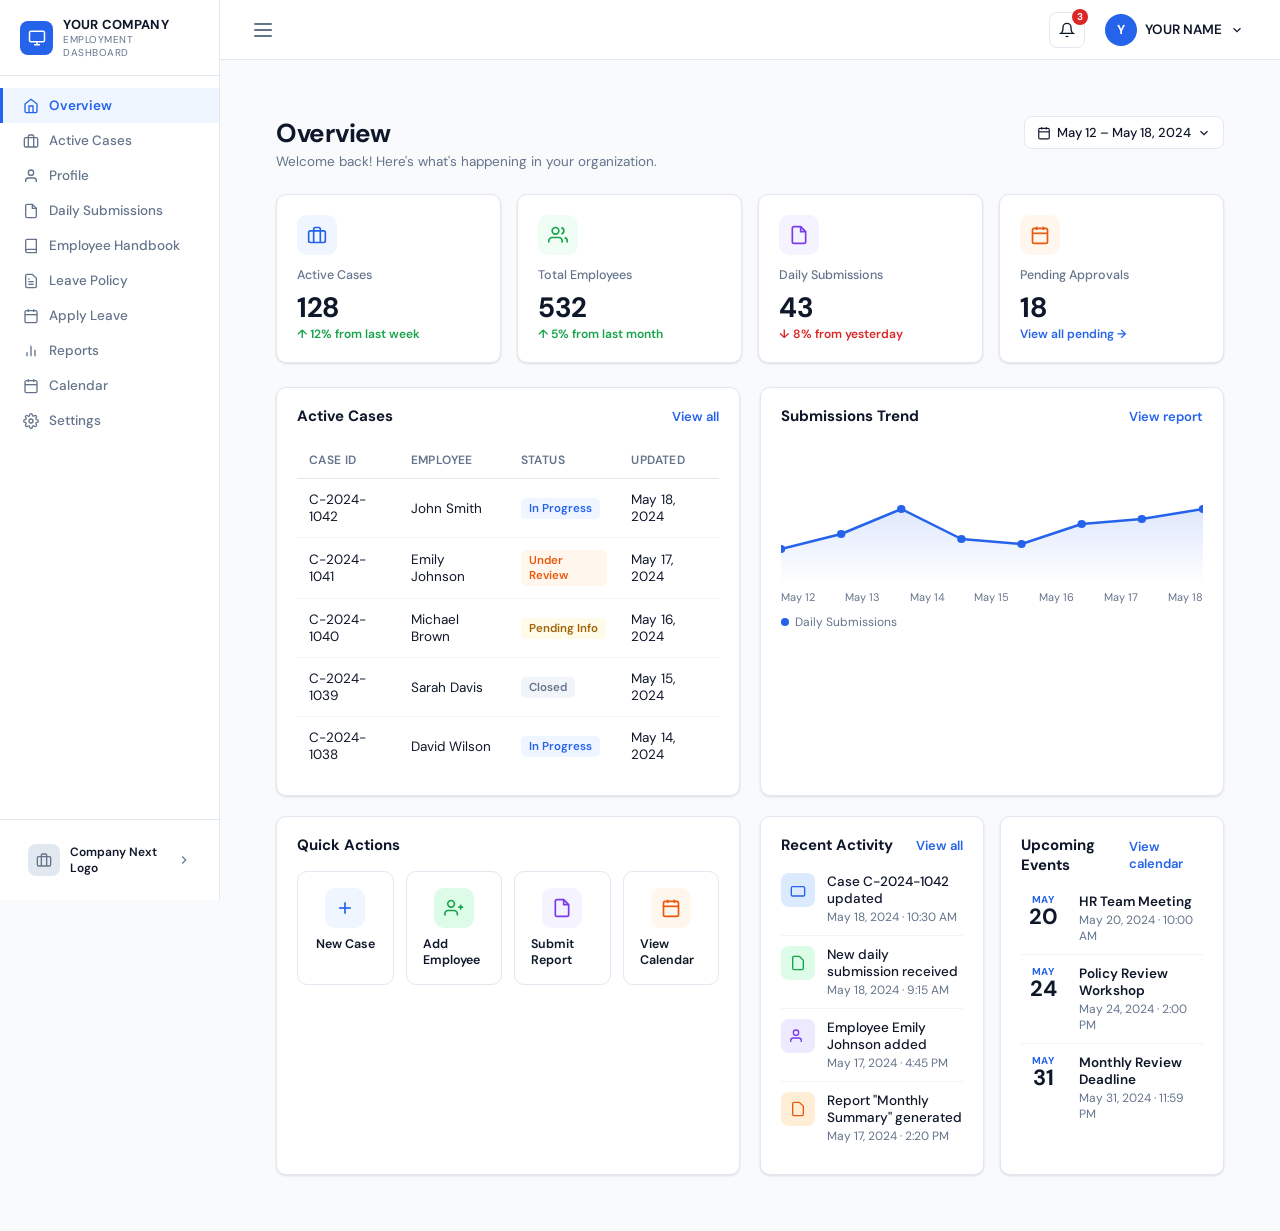
<file: index.html>
<!DOCTYPE html>
<html lang="en">
<head>
<meta charset="UTF-8">
<meta name="viewport" content="width=device-width, initial-scale=1.0">
<title>Employment Dashboard</title>
<link href="https://fonts.googleapis.com/css2?family=DM+Sans:wght@300;400;500;600;700&family=DM+Mono:wght@400;500&display=swap" rel="stylesheet">
<style>
  *, *::before, *::after { box-sizing: border-box; margin: 0; padding: 0; }

  :root {
    --primary: #2563eb;
    --primary-light: #eff6ff;
    --primary-dark: #1d4ed8;
    --success: #16a34a;
    --success-light: #f0fdf4;
    --warning: #d97706;
    --warning-light: #fffbeb;
    --danger: #dc2626;
    --danger-light: #fef2f2;
    --purple: #7c3aed;
    --purple-light: #f5f3ff;
    --orange: #ea580c;
    --orange-light: #fff7ed;
    --bg: #f8fafc;
    --sidebar-bg: #ffffff;
    --card: #ffffff;
    --border: #e2e8f0;
    --text: #0f172a;
    --text-muted: #64748b;
    --text-light: #94a3b8;
    --sidebar-width: 220px;
    --header-height: 60px;
    --radius: 10px;
    --shadow: 0 1px 3px rgba(0,0,0,.07), 0 1px 2px rgba(0,0,0,.05);
    --shadow-md: 0 4px 6px -1px rgba(0,0,0,.07), 0 2px 4px -1px rgba(0,0,0,.05);
    --shadow-lg: 0 10px 15px -3px rgba(0,0,0,.08), 0 4px 6px -2px rgba(0,0,0,.04);
  }

  body { font-family: 'DM Sans', sans-serif; background: var(--bg); color: var(--text); display: flex; min-height: 100vh; overflow-x: hidden; }

  /* ===== SIDEBAR ===== */
  .sidebar {
    width: var(--sidebar-width); background: var(--sidebar-bg); border-right: 1px solid var(--border);
    display: flex; flex-direction: column; position: fixed; top: 0; left: 0; height: 100vh; z-index: 100;
    transition: transform .3s ease;
  }
  .sidebar-logo { padding: 16px 20px; border-bottom: 1px solid var(--border); display: flex; align-items: center; gap: 10px; }
  .sidebar-logo-icon { width: 34px; height: 34px; background: var(--primary); border-radius: 8px; display: flex; align-items: center; justify-content: center; }
  .sidebar-logo-icon svg { color: #fff; }
  .sidebar-logo-text { display: flex; flex-direction: column; }
  .sidebar-logo-text .company { font-weight: 700; font-size: 13px; letter-spacing: .3px; color: var(--text); }
  .sidebar-logo-text .subtitle { font-size: 10px; color: var(--text-muted); text-transform: uppercase; letter-spacing: .5px; }

  .sidebar-nav { flex: 1; padding: 12px 0; overflow-y: auto; }
  .nav-item {
    display: flex; align-items: center; gap: 10px; padding: 9px 20px;
    font-size: 13.5px; font-weight: 500; color: var(--text-muted); cursor: pointer;
    transition: all .15s; border-left: 3px solid transparent; text-decoration: none;
    white-space: nowrap;
  }
  .nav-item:hover { background: var(--primary-light); color: var(--primary); }
  .nav-item.active { background: var(--primary-light); color: var(--primary); border-left-color: var(--primary); font-weight: 600; }
  .nav-item svg { flex-shrink: 0; }

  .sidebar-footer { padding: 16px 20px; border-top: 1px solid var(--border); }
  .company-next { display: flex; align-items: center; gap: 10px; cursor: pointer; padding: 8px; border-radius: 8px; transition: background .15s; }
  .company-next:hover { background: var(--border); }
  .company-next-icon { width: 32px; height: 32px; background: #e2e8f0; border-radius: 8px; display: flex; align-items: center; justify-content: center; }
  .company-next-text { font-size: 12px; font-weight: 600; color: var(--text); flex: 1; }
  .company-next svg { color: var(--text-muted); }

  /* ===== HEADER ===== */
  .main { margin-left: var(--sidebar-width); flex: 1; display: flex; flex-direction: column; min-height: 100vh; }
  .header {
    height: var(--header-height); background: #fff; border-bottom: 1px solid var(--border);
    display: flex; align-items: center; justify-content: space-between; padding: 0 28px;
    position: sticky; top: 0; z-index: 50;
  }
  .header-left { display: flex; align-items: center; gap: 14px; }
  .hamburger { cursor: pointer; padding: 6px; border-radius: 6px; transition: background .15s; display: flex; flex-direction: column; gap: 4px; }
  .hamburger:hover { background: var(--border); }
  .hamburger span { display: block; width: 18px; height: 2px; background: var(--text-muted); border-radius: 2px; }
  .header-right { display: flex; align-items: center; gap: 12px; }
  .user-badge { display: flex; align-items: center; gap: 8px; cursor: pointer; padding: 4px 8px; border-radius: 8px; transition: background .15s; }
  .user-badge:hover { background: var(--border); }
  .user-avatar { width: 32px; height: 32px; border-radius: 50%; background: var(--primary); color: #fff; display: flex; align-items: center; justify-content: center; font-size: 13px; font-weight: 700; }
  .user-name { font-size: 13.5px; font-weight: 600; }

  /* ===== PAGE CONTENT ===== */
  .page { display: none; padding: 28px; animation: fadeIn .2s ease; }
  .page.active { display: block; }
  @keyframes fadeIn { from { opacity: 0; transform: translateY(6px); } to { opacity: 1; transform: none; } }

  .page-header { display: flex; align-items: flex-start; justify-content: space-between; margin-bottom: 24px; flex-wrap: wrap; gap: 12px; }
  .page-title h1 { font-size: 26px; font-weight: 700; letter-spacing: -.3px; }
  .page-title p { font-size: 13.5px; color: var(--text-muted); margin-top: 3px; }
  .page-actions { display: flex; align-items: center; gap: 10px; flex-wrap: wrap; }

  /* ===== BUTTONS ===== */
  .btn {
    display: inline-flex; align-items: center; gap: 6px; padding: 8px 16px;
    border-radius: 8px; font-size: 13.5px; font-weight: 600; cursor: pointer; border: none;
    transition: all .15s; white-space: nowrap;
  }
  .btn-primary { background: var(--primary); color: #fff; }
  .btn-primary:hover { background: var(--primary-dark); }
  .btn-outline { background: #fff; color: var(--text); border: 1px solid var(--border); }
  .btn-outline:hover { background: var(--bg); }
  .btn-sm { padding: 6px 12px; font-size: 12.5px; }
  .btn-icon { padding: 8px; }

  /* ===== STAT CARDS ===== */
  .stats-grid { display: grid; grid-template-columns: repeat(4, 1fr); gap: 16px; margin-bottom: 24px; }
  .stat-card { background: var(--card); border: 1px solid var(--border); border-radius: var(--radius); padding: 20px; box-shadow: var(--shadow); }
  .stat-card-header { display: flex; align-items: center; justify-content: space-between; margin-bottom: 12px; }
  .stat-icon { width: 40px; height: 40px; border-radius: 10px; display: flex; align-items: center; justify-content: center; }
  .stat-icon.blue { background: var(--primary-light); color: var(--primary); }
  .stat-icon.green { background: var(--success-light); color: var(--success); }
  .stat-icon.purple { background: var(--purple-light); color: var(--purple); }
  .stat-icon.orange { background: var(--orange-light); color: var(--orange); }
  .stat-value { font-size: 28px; font-weight: 700; letter-spacing: -.5px; }
  .stat-label { font-size: 12.5px; color: var(--text-muted); margin-bottom: 6px; font-weight: 500; }
  .stat-change { font-size: 12px; font-weight: 600; display: flex; align-items: center; gap: 4px; }
  .stat-change.up { color: var(--success); }
  .stat-change.down { color: var(--danger); }
  .stat-change.neutral { color: var(--text-muted); }
  .stat-link { font-size: 12px; color: var(--primary); font-weight: 600; cursor: pointer; }

  /* ===== CARDS ===== */
  .card { background: var(--card); border: 1px solid var(--border); border-radius: var(--radius); box-shadow: var(--shadow); }
  .card-header { display: flex; align-items: center; justify-content: space-between; padding: 18px 20px 0; }
  .card-title { font-size: 15px; font-weight: 700; }
  .card-link { font-size: 13px; color: var(--primary); font-weight: 600; cursor: pointer; }
  .card-body { padding: 16px 20px 20px; }

  /* ===== GRID LAYOUTS ===== */
  .grid-2 { display: grid; grid-template-columns: 1fr 1fr; gap: 20px; }
  .grid-3 { display: grid; grid-template-columns: 1fr 1fr 1fr; gap: 16px; }

  /* ===== TABLES ===== */
  table { width: 100%; border-collapse: collapse; }
  th { text-align: left; font-size: 12px; font-weight: 600; color: var(--text-muted); padding: 10px 12px; border-bottom: 1px solid var(--border); text-transform: uppercase; letter-spacing: .4px; }
  td { padding: 12px 12px; font-size: 13.5px; border-bottom: 1px solid #f1f5f9; vertical-align: middle; }
  tr:last-child td { border-bottom: none; }
  tr:hover td { background: #f8fafc; }

  /* ===== BADGES ===== */
  .badge { display: inline-flex; align-items: center; padding: 3px 8px; border-radius: 5px; font-size: 11.5px; font-weight: 600; }
  .badge-blue { background: var(--primary-light); color: var(--primary); }
  .badge-green { background: var(--success-light); color: var(--success); }
  .badge-orange { background: var(--orange-light); color: var(--orange); }
  .badge-red { background: var(--danger-light); color: var(--danger); }
  .badge-purple { background: var(--purple-light); color: var(--purple); }
  .badge-gray { background: #f1f5f9; color: var(--text-muted); }
  .badge-yellow { background: #fefce8; color: #a16207; }

  /* ===== STATUS DOTS ===== */
  .status-dot { width: 7px; height: 7px; border-radius: 50%; display: inline-block; margin-right: 6px; }
  .dot-green { background: var(--success); }
  .dot-gray { background: #94a3b8; }
  .dot-orange { background: var(--warning); }

  /* ===== PAGINATION ===== */
  .pagination { display: flex; align-items: center; justify-content: space-between; padding: 16px 20px; border-top: 1px solid var(--border); }
  .pagination-info { font-size: 13px; color: var(--text-muted); }
  .pagination-controls { display: flex; align-items: center; gap: 4px; }
  .page-btn { width: 32px; height: 32px; border-radius: 6px; display: flex; align-items: center; justify-content: center; cursor: pointer; font-size: 13px; font-weight: 500; border: 1px solid var(--border); background: #fff; color: var(--text-muted); transition: all .15s; }
  .page-btn:hover { background: var(--primary-light); color: var(--primary); }
  .page-btn.active { background: var(--primary); color: #fff; border-color: var(--primary); }
  .per-page-select { display: flex; align-items: center; gap: 8px; font-size: 13px; color: var(--text-muted); }
  .per-page-select select { border: 1px solid var(--border); border-radius: 6px; padding: 4px 8px; font-size: 13px; background: #fff; }

  /* ===== FILTERS ===== */
  .filters-bar { display: flex; gap: 12px; margin-bottom: 20px; flex-wrap: wrap; }
  .filter-group { display: flex; flex-direction: column; gap: 4px; }
  .filter-group label { font-size: 11.5px; font-weight: 600; color: var(--text-muted); text-transform: uppercase; letter-spacing: .4px; }
  .filter-select, .filter-input { border: 1px solid var(--border); border-radius: 8px; padding: 8px 12px; font-size: 13.5px; background: #fff; min-width: 160px; font-family: 'DM Sans', sans-serif; color: var(--text); }
  .filter-select:focus, .filter-input:focus { outline: none; border-color: var(--primary); box-shadow: 0 0 0 3px rgba(37,99,235,.1); }
  .search-wrap { position: relative; flex: 1; min-width: 200px; }
  .search-wrap input { width: 100%; padding-right: 36px; }
  .search-wrap svg { position: absolute; right: 10px; top: 50%; transform: translateY(-50%); color: var(--text-muted); pointer-events: none; }

  /* ===== TABS ===== */
  .tabs { display: flex; gap: 0; border-bottom: 1px solid var(--border); margin-bottom: 24px; }
  .tab-btn { padding: 10px 16px; font-size: 13.5px; font-weight: 500; color: var(--text-muted); cursor: pointer; border-bottom: 2px solid transparent; margin-bottom: -1px; transition: all .15s; background: none; border-top: none; border-left: none; border-right: none; font-family: inherit; }
  .tab-btn:hover { color: var(--text); }
  .tab-btn.active { color: var(--primary); border-bottom-color: var(--primary); font-weight: 600; }
  .tab-content { display: none; }
  .tab-content.active { display: block; }

  /* ===== OVERVIEW PAGE ===== */
  .overview-grid { display: grid; grid-template-columns: 1fr 1fr; gap: 20px; margin-bottom: 20px; }
  .quick-actions-grid { display: grid; grid-template-columns: repeat(4, 1fr); gap: 12px; }
  .quick-action-btn { display: flex; flex-direction: column; align-items: center; gap: 8px; padding: 16px; border-radius: var(--radius); border: 1px solid var(--border); cursor: pointer; background: #fff; transition: all .15s; font-size: 12.5px; font-weight: 600; color: var(--text); }
  .quick-action-btn:hover { border-color: var(--primary); background: var(--primary-light); color: var(--primary); }
  .quick-action-icon { width: 40px; height: 40px; border-radius: 10px; display: flex; align-items: center; justify-content: center; }

  /* Activity */
  .activity-item { display: flex; align-items: flex-start; gap: 12px; padding: 10px 0; border-bottom: 1px solid #f1f5f9; }
  .activity-item:last-child { border-bottom: none; }
  .activity-icon { width: 34px; height: 34px; border-radius: 8px; display: flex; align-items: center; justify-content: center; flex-shrink: 0; }
  .activity-text { font-size: 13.5px; font-weight: 500; }
  .activity-time { font-size: 12px; color: var(--text-muted); margin-top: 2px; }

  /* Event items */
  .event-item { display: flex; gap: 14px; padding: 10px 0; border-bottom: 1px solid #f1f5f9; align-items: flex-start; }
  .event-item:last-child { border-bottom: none; }
  .event-date { width: 44px; text-align: center; flex-shrink: 0; }
  .event-month { font-size: 10px; font-weight: 700; text-transform: uppercase; color: var(--primary); letter-spacing: .5px; }
  .event-day { font-size: 22px; font-weight: 700; color: var(--text); line-height: 1; }
  .event-title { font-size: 13.5px; font-weight: 600; }
  .event-time { font-size: 12px; color: var(--text-muted); margin-top: 2px; }

  /* Chart placeholder */
  .chart-area { position: relative; height: 130px; margin-top: 12px; }
  .chart-area svg { width: 100%; height: 100%; }

  /* ===== ACTIVE CASES ===== */
  .link-text { color: var(--primary); font-weight: 500; cursor: pointer; }
  .link-text:hover { text-decoration: underline; }
  .action-menu-btn { width: 28px; height: 28px; border-radius: 6px; display: flex; align-items: center; justify-content: center; cursor: pointer; border: none; background: none; color: var(--text-muted); transition: background .15s; }
  .action-menu-btn:hover { background: var(--border); }

  /* ===== PROFILE PAGE ===== */
  .profile-layout { display: grid; grid-template-columns: 280px 1fr; gap: 24px; }
  .profile-card { background: var(--card); border: 1px solid var(--border); border-radius: var(--radius); box-shadow: var(--shadow); padding: 24px; }
  .profile-avatar-wrap { text-align: center; margin-bottom: 16px; position: relative; display: inline-block; }
  .profile-avatar-img { width: 88px; height: 88px; border-radius: 50%; background: linear-gradient(135deg, #667eea 0%, #764ba2 100%); display: flex; align-items: center; justify-content: center; font-size: 32px; font-weight: 700; color: #fff; margin: 0 auto 12px; }
  .profile-avatar-edit { position: absolute; bottom: 12px; right: -2px; width: 26px; height: 26px; background: var(--primary); border-radius: 50%; display: flex; align-items: center; justify-content: center; cursor: pointer; }
  .profile-name { font-size: 17px; font-weight: 700; text-align: center; }
  .profile-role { font-size: 13px; color: var(--text-muted); text-align: center; margin-bottom: 8px; }
  .profile-dept { text-align: center; margin-bottom: 16px; }
  .profile-info-list { display: flex; flex-direction: column; gap: 8px; }
  .profile-info-item { display: flex; align-items: center; gap: 8px; font-size: 13px; color: var(--text-muted); }
  .profile-info-item strong { color: var(--text); }
  .section-title { font-size: 15px; font-weight: 700; margin-bottom: 16px; display: flex; align-items: center; justify-content: space-between; }
  .info-grid { display: grid; grid-template-columns: repeat(3, 1fr); gap: 16px; margin-bottom: 24px; }
  .info-item label { font-size: 11.5px; color: var(--text-muted); font-weight: 500; text-transform: uppercase; letter-spacing: .4px; display: flex; align-items: center; gap: 5px; }
  .info-item p { font-size: 14px; font-weight: 600; margin-top: 4px; }
  .password-section { padding: 20px; }
  .form-group { margin-bottom: 14px; }
  .form-group label { display: block; font-size: 12.5px; font-weight: 600; color: var(--text-muted); margin-bottom: 6px; }
  .form-input { width: 100%; border: 1px solid var(--border); border-radius: 8px; padding: 9px 12px; font-size: 13.5px; font-family: inherit; color: var(--text); transition: border .15s; position: relative; }
  .form-input:focus { outline: none; border-color: var(--primary); box-shadow: 0 0 0 3px rgba(37,99,235,.08); }
  .input-wrap { position: relative; }
  .input-wrap .toggle-pw { position: absolute; right: 10px; top: 50%; transform: translateY(-50%); cursor: pointer; color: var(--text-muted); background: none; border: none; }
  .docs-list { display: flex; gap: 12px; flex-wrap: wrap; }
  .doc-item { display: flex; align-items: center; gap: 8px; padding: 10px 14px; border: 1px solid var(--border); border-radius: 8px; font-size: 13px; background: #fff; min-width: 160px; }
  .doc-item-info { flex: 1; }
  .doc-item-name { font-weight: 600; font-size: 13px; }
  .doc-item-size { font-size: 11.5px; color: var(--text-muted); }
  .doc-icon { width: 32px; height: 32px; border-radius: 7px; display: flex; align-items: center; justify-content: center; flex-shrink: 0; }

  /* ===== CALENDAR PAGE ===== */
  .calendar-layout { display: grid; grid-template-columns: 1fr 280px; gap: 20px; }
  .calendar-header { display: flex; align-items: center; justify-content: space-between; margin-bottom: 4px; }
  .cal-days { display: grid; grid-template-columns: 60px repeat(7, 1fr); border-top: 1px solid var(--border); }
  .cal-day-header { padding: 8px 6px; font-size: 12px; font-weight: 600; color: var(--text-muted); text-align: center; border-bottom: 1px solid var(--border); }
  .cal-day-header.today { color: var(--primary); }
  .cal-day-num { font-size: 13px; font-weight: 700; }
  .cal-day-name { font-size: 11px; }
  .cal-allday { grid-column: 2/-1; display: grid; grid-template-columns: repeat(7, 1fr); padding: 4px 0; border-bottom: 1px solid var(--border); min-height: 28px; }
  .cal-allday-label { display: flex; align-items: center; font-size: 11px; color: var(--text-muted); padding: 0 8px; }
  .allday-event { padding: 2px 8px; border-radius: 4px; font-size: 11px; font-weight: 600; margin: 2px; }
  .allday-green { background: #dcfce7; color: #15803d; }
  .allday-purple { background: #ede9fe; color: #6d28d9; }
  .cal-body { display: grid; grid-template-columns: 60px repeat(7, 1fr); }
  .time-labels { display: flex; flex-direction: column; }
  .time-slot-label { height: 52px; display: flex; align-items: flex-start; justify-content: flex-end; padding-right: 8px; padding-top: 2px; font-size: 11px; color: var(--text-muted); font-family: 'DM Mono', monospace; }
  .cal-col { border-left: 1px solid var(--border); position: relative; }
  .cal-slot { height: 52px; border-bottom: 1px solid #f1f5f9; }
  .cal-event {
    position: absolute; left: 4px; right: 4px; border-radius: 6px; padding: 4px 7px;
    font-size: 11.5px; font-weight: 600; cursor: pointer; overflow: hidden;
    transition: box-shadow .15s;
  }
  .cal-event:hover { box-shadow: var(--shadow-md); }
  .cal-event.blue { background: #dbeafe; color: #1d4ed8; border-left: 3px solid #3b82f6; }
  .cal-event.green { background: #dcfce7; color: #15803d; border-left: 3px solid #22c55e; }
  .cal-event.purple { background: #ede9fe; color: #6d28d9; border-left: 3px solid #8b5cf6; }
  .cal-event.orange { background: #ffedd5; color: #c2410c; border-left: 3px solid #f97316; }
  .cal-event .evt-name { font-size: 11.5px; }
  .cal-event .evt-time { font-size: 10.5px; opacity: .8; }
  .cal-legend { display: flex; gap: 16px; margin-top: 12px; flex-wrap: wrap; }
  .cal-legend-item { display: flex; align-items: center; gap: 5px; font-size: 12px; color: var(--text-muted); }
  .legend-dot { width: 8px; height: 8px; border-radius: 50%; }
  .room-item { padding: 12px; border: 1px solid var(--border); border-radius: 8px; margin-bottom: 8px; display: flex; align-items: center; gap: 12px; }
  .room-info { flex: 1; }
  .room-name { font-size: 13.5px; font-weight: 600; }
  .room-meta { font-size: 12px; color: var(--text-muted); display: flex; align-items: center; gap: 8px; margin-top: 2px; }
  .upcoming-event { padding: 10px 0; border-bottom: 1px solid #f1f5f9; }
  .upcoming-event:last-child { border-bottom: none; }
  .upcoming-event-title { font-size: 13.5px; font-weight: 600; }
  .upcoming-event-meta { font-size: 12px; color: var(--text-muted); margin-top: 2px; display: flex; align-items: center; gap: 5px; }

  /* ===== SCHEDULE FORM ===== */
  .schedule-form { margin-top: 24px; padding: 24px; background: var(--card); border: 1px solid var(--border); border-radius: var(--radius); }
  .form-row { display: grid; grid-template-columns: 1fr 1fr; gap: 16px; }
  .form-row-3 { display: grid; grid-template-columns: 1fr 1fr 1fr; gap: 16px; }
  .tag-input { display: flex; flex-wrap: wrap; gap: 6px; border: 1px solid var(--border); border-radius: 8px; padding: 6px 10px; background: #fff; min-height: 38px; }
  .tag { background: var(--primary-light); color: var(--primary); padding: 2px 8px; border-radius: 5px; font-size: 12.5px; font-weight: 600; display: flex; align-items: center; gap: 4px; }
  .tag-remove { cursor: pointer; opacity: .6; }
  .toggle-switch { display: flex; align-items: center; gap: 10px; }
  .toggle { position: relative; width: 40px; height: 22px; }
  .toggle input { opacity: 0; width: 0; height: 0; }
  .toggle-slider { position: absolute; cursor: pointer; inset: 0; background: #cbd5e1; border-radius: 22px; transition: .2s; }
  .toggle-slider:before { content: ''; position: absolute; height: 16px; width: 16px; left: 3px; bottom: 3px; background: white; border-radius: 50%; transition: .2s; }
  .toggle input:checked + .toggle-slider { background: var(--primary); }
  .toggle input:checked + .toggle-slider:before { transform: translateX(18px); }

  /* ===== LEAVE PAGE ===== */
  .leave-summary { display: grid; grid-template-columns: repeat(5, 1fr); gap: 12px; margin-bottom: 24px; }
  .leave-stat { background: var(--card); border: 1px solid var(--border); border-radius: var(--radius); padding: 16px; text-align: center; }
  .leave-stat-val { font-size: 22px; font-weight: 700; }
  .leave-stat-label { font-size: 12px; color: var(--text-muted); margin-top: 4px; font-weight: 500; }

  /* ===== MODAL ===== */
  .modal-overlay { display: none; position: fixed; inset: 0; background: rgba(0,0,0,.35); z-index: 1000; align-items: center; justify-content: center; padding: 20px; }
  .modal-overlay.open { display: flex; }
  .modal { background: #fff; border-radius: 14px; width: 100%; max-width: 540px; box-shadow: var(--shadow-lg); animation: slideUp .2s ease; }
  @keyframes slideUp { from { transform: translateY(20px); opacity: 0; } to { transform: none; opacity: 1; } }
  .modal-header { padding: 20px 24px 16px; border-bottom: 1px solid var(--border); display: flex; align-items: center; justify-content: space-between; }
  .modal-title { font-size: 17px; font-weight: 700; }
  .modal-close { width: 30px; height: 30px; border-radius: 8px; display: flex; align-items: center; justify-content: center; cursor: pointer; border: none; background: none; color: var(--text-muted); font-size: 18px; transition: background .15s; }
  .modal-close:hover { background: var(--border); }
  .modal-body { padding: 20px 24px; }
  .modal-footer { padding: 16px 24px; border-top: 1px solid var(--border); display: flex; justify-content: flex-end; gap: 10px; }
  .leave-balance-row { display: grid; grid-template-columns: 1fr 1fr; gap: 12px; margin-bottom: 20px; }
  .leave-balance-card { border: 1px solid var(--border); border-radius: 8px; padding: 14px; display: flex; align-items: center; gap: 12px; }
  .leave-balance-val { font-size: 22px; font-weight: 700; }
  .leave-balance-label { font-size: 12px; color: var(--text-muted); }

  /* ===== DAILY SUBMISSIONS ===== */
  .dropzone { border: 2px dashed var(--border); border-radius: 10px; padding: 32px; text-align: center; cursor: pointer; transition: all .15s; background: #fff; }
  .dropzone:hover, .dropzone.drag-over { border-color: var(--primary); background: var(--primary-light); }
  .dropzone svg { color: var(--text-muted); margin-bottom: 8px; }
  .dropzone p { font-size: 13.5px; color: var(--text-muted); }
  .dropzone .browse { color: var(--primary); font-weight: 600; cursor: pointer; }
  .pipeline-stages { display: flex; align-items: center; gap: 0; margin-top: 12px; }
  .pipeline-stage { flex: 1; text-align: center; font-size: 11px; font-weight: 600; color: var(--text-muted); padding: 4px 6px; background: #f1f5f9; border-right: 1px solid var(--border); position: relative; }
  .pipeline-stage:first-child { border-radius: 4px 0 0 4px; }
  .pipeline-stage:last-child { border-radius: 0 4px 4px 0; border-right: none; }
  .pipeline-stage.filled { background: var(--primary-light); color: var(--primary); }
  .stage-count { font-size: 14px; font-weight: 700; color: var(--primary); }
  .legend-row { display: flex; gap: 20px; flex-wrap: wrap; margin-top: 16px; padding: 12px; background: #f8fafc; border-radius: 8px; }
  .legend-item { display: flex; align-items: center; gap: 6px; font-size: 12px; color: var(--text-muted); }
  .legend-dot-sm { width: 8px; height: 8px; border-radius: 50%; }

  /* ===== HANDBOOK ===== */
  .handbook-welcome { background: linear-gradient(135deg, #eff6ff 0%, #f5f3ff 100%); border: 1px solid #dbeafe; border-radius: var(--radius); padding: 24px; display: flex; align-items: center; gap: 20px; margin-bottom: 24px; }
  .handbook-icon { width: 56px; height: 56px; background: var(--primary); border-radius: 12px; display: flex; align-items: center; justify-content: center; flex-shrink: 0; }
  .quick-access-grid { display: grid; grid-template-columns: repeat(4, 1fr); gap: 14px; margin-bottom: 24px; }
  .qa-card { border: 1px solid var(--border); border-radius: var(--radius); padding: 18px; background: #fff; cursor: pointer; transition: all .15s; }
  .qa-card:hover { border-color: var(--primary); box-shadow: var(--shadow-md); }
  .qa-icon { width: 40px; height: 40px; border-radius: 10px; display: flex; align-items: center; justify-content: center; margin-bottom: 12px; }
  .qa-title { font-size: 14px; font-weight: 700; margin-bottom: 4px; }
  .qa-desc { font-size: 12.5px; color: var(--text-muted); margin-bottom: 10px; }
  .qa-link { font-size: 12.5px; color: var(--primary); font-weight: 600; display: flex; align-items: center; gap: 4px; }

  /* ===== TOAST ===== */
  .toast-container { position: fixed; top: 20px; right: 20px; z-index: 9999; display: flex; flex-direction: column; gap: 8px; }
  .toast { background: #fff; border: 1px solid var(--border); border-radius: 10px; padding: 12px 16px; display: flex; align-items: center; gap: 10px; box-shadow: var(--shadow-lg); animation: slideIn .3s ease; min-width: 280px; }
  @keyframes slideIn { from { transform: translateX(100px); opacity: 0; } to { transform: none; opacity: 1; } }
  .toast.success { border-left: 3px solid var(--success); }
  .toast.error { border-left: 3px solid var(--danger); }
  .toast.info { border-left: 3px solid var(--primary); }
  .toast-msg { font-size: 13.5px; font-weight: 500; flex: 1; }

  /* ===== EMPLOYEE TABLE ===== */
  .employee-avatar { width: 34px; height: 34px; border-radius: 50%; background: linear-gradient(135deg, #667eea, #764ba2); display: flex; align-items: center; justify-content: center; font-size: 12px; font-weight: 700; color: #fff; flex-shrink: 0; }
  .employee-info { display: flex; align-items: center; gap: 10px; }
  .employee-name { font-size: 13.5px; font-weight: 600; }
  .employee-id { font-size: 12px; color: var(--text-muted); }

  .review-btn-wrap { position: relative; display: inline-flex; }
  .review-dropdown { display: none; position: absolute; top: 100%; right: 0; background: #fff; border: 1px solid var(--border); border-radius: 8px; box-shadow: var(--shadow-lg); z-index: 200; min-width: 160px; padding: 4px 0; }
  .review-dropdown.open { display: block; }
  .review-dd-item { display: flex; align-items: center; gap: 8px; padding: 9px 14px; font-size: 13px; font-weight: 500; cursor: pointer; color: var(--text); transition: background .15s; }
  .review-dd-item:hover { background: var(--bg); }

  /* ===== NOTIFICATION BADGE ===== */
  .notif-btn { width: 36px; height: 36px; border-radius: 8px; border: 1px solid var(--border); background: #fff; display: flex; align-items: center; justify-content: center; cursor: pointer; position: relative; }
  .notif-badge { position: absolute; top: -4px; right: -4px; width: 16px; height: 16px; background: var(--danger); border-radius: 50%; font-size: 10px; font-weight: 700; color: #fff; display: flex; align-items: center; justify-content: center; }

  /* ===== DATE RANGE PICKER ===== */
  .date-btn { display: flex; align-items: center; gap: 6px; padding: 7px 12px; border: 1px solid var(--border); border-radius: 8px; background: #fff; font-size: 13px; font-weight: 500; cursor: pointer; }
  .date-btn:hover { background: var(--bg); }

  /* ===== REPORT TABLE ===== */
  .requirements-link { color: var(--primary); font-weight: 500; cursor: pointer; text-decoration: none; }
  .requirements-link:hover { text-decoration: underline; }

  @media (max-width: 1100px) {
    .stats-grid { grid-template-columns: repeat(2, 1fr); }
    .info-grid { grid-template-columns: repeat(2, 1fr); }
    .quick-access-grid { grid-template-columns: repeat(2, 1fr); }
    .leave-summary { grid-template-columns: repeat(3, 1fr); }
  }
  @media (max-width: 900px) {
    :root { --sidebar-width: 0px; }
    .sidebar { transform: translateX(-220px); width: 220px; }
    .sidebar.open { transform: translateX(0); }
    .main { margin-left: 0; }
    .profile-layout { grid-template-columns: 1fr; }
    .calendar-layout { grid-template-columns: 1fr; }
    .overview-grid { grid-template-columns: 1fr; }
    .grid-2 { grid-template-columns: 1fr; }
  }
</style>
</head>
<body>

<!-- SIDEBAR -->
<aside class="sidebar" id="sidebar">
  <div class="sidebar-logo">
    <div class="sidebar-logo-icon">
      <svg width="18" height="18" fill="none" stroke="currentColor" stroke-width="2" viewBox="0 0 24 24"><rect x="2" y="3" width="20" height="14" rx="2"/><path d="M8 21h8M12 17v4"/></svg>
    </div>
    <div class="sidebar-logo-text">
      <span class="company">YOUR COMPANY</span>
      <span class="subtitle">Employment Dashboard</span>
    </div>
  </div>
  <nav class="sidebar-nav">
    <a class="nav-item active" data-page="overview" onclick="navigate('overview')">
      <svg width="16" height="16" fill="none" stroke="currentColor" stroke-width="2" viewBox="0 0 24 24"><path d="m3 9 9-7 9 7v11a2 2 0 0 1-2 2H5a2 2 0 0 1-2-2z"/><polyline points="9,22 9,12 15,12 15,22"/></svg>
      Overview
    </a>
    <a class="nav-item" data-page="active-cases" onclick="navigate('active-cases')">
      <svg width="16" height="16" fill="none" stroke="currentColor" stroke-width="2" viewBox="0 0 24 24"><rect x="2" y="7" width="20" height="14" rx="2"/><path d="M16 21V5a2 2 0 0 0-2-2h-4a2 2 0 0 0-2 2v16"/></svg>
      Active Cases
    </a>
    <a class="nav-item" data-page="profile" onclick="navigate('profile')">
      <svg width="16" height="16" fill="none" stroke="currentColor" stroke-width="2" viewBox="0 0 24 24"><path d="M20 21v-2a4 4 0 0 0-4-4H8a4 4 0 0 0-4 4v2"/><circle cx="12" cy="7" r="4"/></svg>
      Profile
    </a>
    <a class="nav-item" data-page="daily-submissions" onclick="navigate('daily-submissions')">
      <svg width="16" height="16" fill="none" stroke="currentColor" stroke-width="2" viewBox="0 0 24 24"><path d="M14 2H6a2 2 0 0 0-2 2v16a2 2 0 0 0 2 2h12a2 2 0 0 0 2-2V8z"/><polyline points="14,2 14,8 20,8"/></svg>
      Daily Submissions
    </a>
    <a class="nav-item" data-page="handbook" onclick="navigate('handbook')">
      <svg width="16" height="16" fill="none" stroke="currentColor" stroke-width="2" viewBox="0 0 24 24"><path d="M4 19.5A2.5 2.5 0 0 1 6.5 17H20"/><path d="M6.5 2H20v20H6.5A2.5 2.5 0 0 1 4 19.5v-15A2.5 2.5 0 0 1 6.5 2z"/></svg>
      Employee Handbook
    </a>
    <a class="nav-item" data-page="leave-policy" onclick="navigate('leave-policy')">
      <svg width="16" height="16" fill="none" stroke="currentColor" stroke-width="2" viewBox="0 0 24 24"><path d="M14 2H6a2 2 0 0 0-2 2v16a2 2 0 0 0 2 2h12a2 2 0 0 0 2-2V8z"/><line x1="16" y1="13" x2="8" y2="13"/><line x1="16" y1="17" x2="8" y2="17"/><polyline points="10,9 9,9 8,9"/></svg>
      Leave Policy
    </a>
    <a class="nav-item" data-page="apply-leave" onclick="navigate('apply-leave')">
      <svg width="16" height="16" fill="none" stroke="currentColor" stroke-width="2" viewBox="0 0 24 24"><rect x="3" y="4" width="18" height="18" rx="2" ry="2"/><line x1="16" y1="2" x2="16" y2="6"/><line x1="8" y1="2" x2="8" y2="6"/><line x1="3" y1="10" x2="21" y2="10"/></svg>
      Apply Leave
    </a>
    <a class="nav-item" data-page="reports" onclick="navigate('reports')">
      <svg width="16" height="16" fill="none" stroke="currentColor" stroke-width="2" viewBox="0 0 24 24"><line x1="18" y1="20" x2="18" y2="10"/><line x1="12" y1="20" x2="12" y2="4"/><line x1="6" y1="20" x2="6" y2="14"/></svg>
      Reports
    </a>
    <a class="nav-item" data-page="calendar" onclick="navigate('calendar')">
      <svg width="16" height="16" fill="none" stroke="currentColor" stroke-width="2" viewBox="0 0 24 24"><rect x="3" y="4" width="18" height="18" rx="2" ry="2"/><line x1="16" y1="2" x2="16" y2="6"/><line x1="8" y1="2" x2="8" y2="6"/><line x1="3" y1="10" x2="21" y2="10"/></svg>
      Calendar
    </a>
    <a class="nav-item" data-page="settings" onclick="navigate('settings')">
      <svg width="16" height="16" fill="none" stroke="currentColor" stroke-width="2" viewBox="0 0 24 24"><circle cx="12" cy="12" r="3"/><path d="M19.4 15a1.65 1.65 0 0 0 .33 1.82l.06.06a2 2 0 0 1-2.83 2.83l-.06-.06a1.65 1.65 0 0 0-1.82-.33 1.65 1.65 0 0 0-1 1.51V21a2 2 0 0 1-4 0v-.09A1.65 1.65 0 0 0 9 19.4a1.65 1.65 0 0 0-1.82.33l-.06.06a2 2 0 0 1-2.83-2.83l.06-.06A1.65 1.65 0 0 0 4.68 15a1.65 1.65 0 0 0-1.51-1H3a2 2 0 0 1 0-4h.09A1.65 1.65 0 0 0 4.6 9a1.65 1.65 0 0 0-.33-1.82l-.06-.06a2 2 0 0 1 2.83-2.83l.06.06A1.65 1.65 0 0 0 9 4.68a1.65 1.65 0 0 0 1-1.51V3a2 2 0 0 1 4 0v.09a1.65 1.65 0 0 0 1 1.51 1.65 1.65 0 0 0 1.82-.33l.06-.06a2 2 0 0 1 2.83 2.83l-.06.06A1.65 1.65 0 0 0 19.4 9a1.65 1.65 0 0 0 1.51 1H21a2 2 0 0 1 0 4h-.09a1.65 1.65 0 0 0-1.51 1z"/></svg>
      Settings
    </a>
  </nav>
  <div class="sidebar-footer">
    <div class="company-next">
      <div class="company-next-icon">
        <svg width="16" height="16" fill="none" stroke="#64748b" stroke-width="2" viewBox="0 0 24 24"><rect x="2" y="7" width="20" height="14" rx="2"/><path d="M16 21V5a2 2 0 0 0-2-2h-4a2 2 0 0 0-2 2v16"/></svg>
      </div>
      <span class="company-next-text">Company Next Logo</span>
      <svg width="14" height="14" fill="none" stroke="currentColor" stroke-width="2" viewBox="0 0 24 24"><polyline points="9,18 15,12 9,6"/></svg>
    </div>
  </div>
</aside>

<!-- MAIN -->
<div class="main">
  <!-- HEADER -->
  <header class="header">
    <div class="header-left">
      <div class="hamburger" onclick="toggleSidebar()">
        <span></span><span></span><span></span>
      </div>
    </div>
    <div class="header-right">
      <div class="notif-btn" onclick="showToast('You have 3 new notifications', 'info')">
        <svg width="16" height="16" fill="none" stroke="currentColor" stroke-width="2" viewBox="0 0 24 24"><path d="M18 8A6 6 0 0 0 6 8c0 7-3 9-3 9h18s-3-2-3-9"/><path d="M13.73 21a2 2 0 0 1-3.46 0"/></svg>
        <span class="notif-badge">3</span>
      </div>
      <div class="user-badge">
        <div class="user-avatar">Y</div>
        <span class="user-name">YOUR NAME</span>
        <svg width="14" height="14" fill="none" stroke="currentColor" stroke-width="2" viewBox="0 0 24 24"><polyline points="6,9 12,15 18,9"/></svg>
      </div>
    </div>
  </header>

  <!-- ===== OVERVIEW PAGE ===== -->
  <div class="page active" id="page-overview">
    <div style="padding:28px">
      <div class="page-header">
        <div class="page-title">
          <h1>Overview</h1>
          <p>Welcome back! Here's what's happening in your organization.</p>
        </div>
        <div class="date-btn">
          <svg width="14" height="14" fill="none" stroke="currentColor" stroke-width="2" viewBox="0 0 24 24"><rect x="3" y="4" width="18" height="18" rx="2"/><line x1="16" y1="2" x2="16" y2="6"/><line x1="8" y1="2" x2="8" y2="6"/><line x1="3" y1="10" x2="21" y2="10"/></svg>
          May 12 – May 18, 2024
          <svg width="14" height="14" fill="none" stroke="currentColor" stroke-width="2" viewBox="0 0 24 24"><polyline points="6,9 12,15 18,9"/></svg>
        </div>
      </div>

      <div class="stats-grid">
        <div class="stat-card">
          <div class="stat-card-header">
            <div class="stat-icon blue"><svg width="20" height="20" fill="none" stroke="currentColor" stroke-width="2" viewBox="0 0 24 24"><rect x="2" y="7" width="20" height="14" rx="2"/><path d="M16 21V5a2 2 0 0 0-2-2h-4a2 2 0 0 0-2 2v16"/></svg></div>
          </div>
          <div class="stat-label">Active Cases</div>
          <div class="stat-value">128</div>
          <div class="stat-change up">↑ 12% from last week</div>
        </div>
        <div class="stat-card">
          <div class="stat-card-header">
            <div class="stat-icon green"><svg width="20" height="20" fill="none" stroke="currentColor" stroke-width="2" viewBox="0 0 24 24"><path d="M17 21v-2a4 4 0 0 0-4-4H5a4 4 0 0 0-4 4v2"/><circle cx="9" cy="7" r="4"/><path d="M23 21v-2a4 4 0 0 0-3-3.87"/><path d="M16 3.13a4 4 0 0 1 0 7.75"/></svg></div>
          </div>
          <div class="stat-label">Total Employees</div>
          <div class="stat-value">532</div>
          <div class="stat-change up">↑ 5% from last month</div>
        </div>
        <div class="stat-card">
          <div class="stat-card-header">
            <div class="stat-icon purple"><svg width="20" height="20" fill="none" stroke="currentColor" stroke-width="2" viewBox="0 0 24 24"><path d="M14 2H6a2 2 0 0 0-2 2v16a2 2 0 0 0 2 2h12a2 2 0 0 0 2-2V8z"/><polyline points="14,2 14,8 20,8"/></svg></div>
          </div>
          <div class="stat-label">Daily Submissions</div>
          <div class="stat-value">43</div>
          <div class="stat-change down">↓ 8% from yesterday</div>
        </div>
        <div class="stat-card">
          <div class="stat-card-header">
            <div class="stat-icon orange"><svg width="20" height="20" fill="none" stroke="currentColor" stroke-width="2" viewBox="0 0 24 24"><rect x="3" y="4" width="18" height="18" rx="2"/><line x1="16" y1="2" x2="16" y2="6"/><line x1="8" y1="2" x2="8" y2="6"/><line x1="3" y1="10" x2="21" y2="10"/></svg></div>
          </div>
          <div class="stat-label">Pending Approvals</div>
          <div class="stat-value">18</div>
          <div class="stat-link" onclick="navigate('daily-submissions')">View all pending →</div>
        </div>
      </div>

      <div class="overview-grid">
        <div class="card">
          <div class="card-header">
            <span class="card-title">Active Cases</span>
            <span class="card-link" onclick="navigate('active-cases')">View all</span>
          </div>
          <div class="card-body">
            <table>
              <thead><tr><th>Case ID</th><th>Employee</th><th>Status</th><th>Updated</th></tr></thead>
              <tbody>
                <tr><td>C-2024-1042</td><td>John Smith</td><td><span class="badge badge-blue">In Progress</span></td><td>May 18, 2024</td></tr>
                <tr><td>C-2024-1041</td><td>Emily Johnson</td><td><span class="badge badge-orange">Under Review</span></td><td>May 17, 2024</td></tr>
                <tr><td>C-2024-1040</td><td>Michael Brown</td><td><span class="badge badge-yellow">Pending Info</span></td><td>May 16, 2024</td></tr>
                <tr><td>C-2024-1039</td><td>Sarah Davis</td><td><span class="badge badge-gray">Closed</span></td><td>May 15, 2024</td></tr>
                <tr><td>C-2024-1038</td><td>David Wilson</td><td><span class="badge badge-blue">In Progress</span></td><td>May 14, 2024</td></tr>
              </tbody>
            </table>
          </div>
        </div>

        <div class="card">
          <div class="card-header">
            <span class="card-title">Submissions Trend</span>
            <span class="card-link">View report</span>
          </div>
          <div class="card-body">
            <div class="chart-area">
              <svg viewBox="0 0 400 130" preserveAspectRatio="none">
                <defs>
                  <linearGradient id="chartGrad" x1="0" y1="0" x2="0" y2="1">
                    <stop offset="0%" stop-color="#2563eb" stop-opacity=".15"/>
                    <stop offset="100%" stop-color="#2563eb" stop-opacity="0"/>
                  </linearGradient>
                </defs>
                <path d="M0,95 L57,80 L114,55 L171,85 L228,90 L285,70 L342,65 L400,55" fill="none" stroke="#2563eb" stroke-width="2.5" stroke-linejoin="round"/>
                <path d="M0,95 L57,80 L114,55 L171,85 L228,90 L285,70 L342,65 L400,55 L400,130 L0,130 Z" fill="url(#chartGrad)"/>
                <circle cx="0" cy="95" r="4" fill="#2563eb"/>
                <circle cx="57" cy="80" r="4" fill="#2563eb"/>
                <circle cx="114" cy="55" r="4" fill="#2563eb"/>
                <circle cx="171" cy="85" r="4" fill="#2563eb"/>
                <circle cx="228" cy="90" r="4" fill="#2563eb"/>
                <circle cx="285" cy="70" r="4" fill="#2563eb"/>
                <circle cx="342" cy="65" r="4" fill="#2563eb"/>
                <circle cx="400" cy="55" r="4" fill="#2563eb"/>
              </svg>
            </div>
            <div style="display:flex;justify-content:space-between;font-size:11px;color:var(--text-muted);margin-top:6px">
              <span>May 12</span><span>May 13</span><span>May 14</span><span>May 15</span><span>May 16</span><span>May 17</span><span>May 18</span>
            </div>
            <div style="display:flex;align-items:center;gap:6px;margin-top:10px;font-size:12px;color:var(--text-muted)">
              <span class="legend-dot-sm" style="width:8px;height:8px;border-radius:50%;background:var(--primary);display:inline-block"></span> Daily Submissions
            </div>
          </div>
        </div>
      </div>

      <div class="grid-2" style="margin-top:20px">
        <div class="card">
          <div class="card-header"><span class="card-title">Quick Actions</span></div>
          <div class="card-body">
            <div class="quick-actions-grid">
              <div class="quick-action-btn" onclick="navigate('active-cases')">
                <div class="quick-action-icon" style="background:var(--primary-light)"><svg width="20" height="20" fill="none" stroke="var(--primary)" stroke-width="2" viewBox="0 0 24 24"><line x1="12" y1="5" x2="12" y2="19"/><line x1="5" y1="12" x2="19" y2="12"/></svg></div>
                New Case
              </div>
              <div class="quick-action-btn" onclick="showToast('Add Employee form opened', 'success')">
                <div class="quick-action-icon" style="background:#dcfce7"><svg width="20" height="20" fill="none" stroke="var(--success)" stroke-width="2" viewBox="0 0 24 24"><path d="M16 21v-2a4 4 0 0 0-4-4H5a4 4 0 0 0-4 4v2"/><circle cx="8.5" cy="7" r="4"/><line x1="20" y1="8" x2="20" y2="14"/><line x1="23" y1="11" x2="17" y2="11"/></svg></div>
                Add Employee
              </div>
              <div class="quick-action-btn" onclick="showToast('Generating monthly report...', 'info')">
                <div class="quick-action-icon" style="background:var(--purple-light)"><svg width="20" height="20" fill="none" stroke="var(--purple)" stroke-width="2" viewBox="0 0 24 24"><path d="M14 2H6a2 2 0 0 0-2 2v16a2 2 0 0 0 2 2h12a2 2 0 0 0 2-2V8z"/><polyline points="14,2 14,8 20,8"/></svg></div>
                Submit Report
              </div>
              <div class="quick-action-btn" onclick="navigate('calendar')">
                <div class="quick-action-icon" style="background:var(--orange-light)"><svg width="20" height="20" fill="none" stroke="var(--orange)" stroke-width="2" viewBox="0 0 24 24"><rect x="3" y="4" width="18" height="18" rx="2"/><line x1="16" y1="2" x2="16" y2="6"/><line x1="8" y1="2" x2="8" y2="6"/><line x1="3" y1="10" x2="21" y2="10"/></svg></div>
                View Calendar
              </div>
            </div>
          </div>
        </div>

        <div class="grid-2" style="gap:16px">
          <div class="card">
            <div class="card-header"><span class="card-title">Recent Activity</span><span class="card-link">View all</span></div>
            <div class="card-body" style="padding-top:8px">
              <div class="activity-item">
                <div class="activity-icon" style="background:#dbeafe"><svg width="16" height="16" fill="none" stroke="#2563eb" stroke-width="2" viewBox="0 0 24 24"><rect x="2" y="7" width="20" height="14" rx="2"/></svg></div>
                <div><div class="activity-text">Case C-2024-1042 updated</div><div class="activity-time">May 18, 2024 · 10:30 AM</div></div>
              </div>
              <div class="activity-item">
                <div class="activity-icon" style="background:#dcfce7"><svg width="16" height="16" fill="none" stroke="#16a34a" stroke-width="2" viewBox="0 0 24 24"><path d="M14 2H6a2 2 0 0 0-2 2v16a2 2 0 0 0 2 2h12a2 2 0 0 0 2-2V8z"/></svg></div>
                <div><div class="activity-text">New daily submission received</div><div class="activity-time">May 18, 2024 · 9:15 AM</div></div>
              </div>
              <div class="activity-item">
                <div class="activity-icon" style="background:#ede9fe"><svg width="16" height="16" fill="none" stroke="#7c3aed" stroke-width="2" viewBox="0 0 24 24"><path d="M17 21v-2a4 4 0 0 0-4-4H5a4 4 0 0 0-4 4v2"/><circle cx="9" cy="7" r="4"/></svg></div>
                <div><div class="activity-text">Employee Emily Johnson added</div><div class="activity-time">May 17, 2024 · 4:45 PM</div></div>
              </div>
              <div class="activity-item">
                <div class="activity-icon" style="background:#ffedd5"><svg width="16" height="16" fill="none" stroke="#ea580c" stroke-width="2" viewBox="0 0 24 24"><path d="M14 2H6a2 2 0 0 0-2 2v16a2 2 0 0 0 2 2h12a2 2 0 0 0 2-2V8z"/></svg></div>
                <div><div class="activity-text">Report "Monthly Summary" generated</div><div class="activity-time">May 17, 2024 · 2:20 PM</div></div>
              </div>
            </div>
          </div>

          <div class="card">
            <div class="card-header"><span class="card-title">Upcoming Events</span><span class="card-link" onclick="navigate('calendar')">View calendar</span></div>
            <div class="card-body" style="padding-top:8px">
              <div class="event-item">
                <div class="event-date"><div class="event-month">MAY</div><div class="event-day">20</div></div>
                <div><div class="event-title">HR Team Meeting</div><div class="event-time">May 20, 2024 · 10:00 AM</div></div>
              </div>
              <div class="event-item">
                <div class="event-date"><div class="event-month">MAY</div><div class="event-day">24</div></div>
                <div><div class="event-title">Policy Review Workshop</div><div class="event-time">May 24, 2024 · 2:00 PM</div></div>
              </div>
              <div class="event-item">
                <div class="event-date"><div class="event-month">MAY</div><div class="event-day">31</div></div>
                <div><div class="event-title">Monthly Review Deadline</div><div class="event-time">May 31, 2024 · 11:59 PM</div></div>
              </div>
            </div>
          </div>
        </div>
      </div>
    </div>
  </div>

  <!-- ===== ACTIVE CASES PAGE ===== -->
  <div class="page" id="page-active-cases">
    <div style="padding:28px">
      <div class="page-header">
        <div class="page-title">
          <h1>Active Cases</h1>
          <p>Create new job openings and manage all active & inactive cases across clients.</p>
        </div>
        <div class="page-actions">
          <button class="btn btn-outline" onclick="showToast('Exporting to Excel...', 'info')">
            <svg width="14" height="14" fill="none" stroke="currentColor" stroke-width="2" viewBox="0 0 24 24"><path d="M14 2H6a2 2 0 0 0-2 2v16a2 2 0 0 0 2 2h12a2 2 0 0 0 2-2V8z"/><polyline points="14,2 14,8 20,8"/></svg>
            Export to Excel
          </button>
          <button class="btn btn-primary" onclick="openModal('addCaseModal')">
            <svg width="14" height="14" fill="none" stroke="currentColor" stroke-width="2" viewBox="0 0 24 24"><line x1="12" y1="5" x2="12" y2="19"/><line x1="5" y1="12" x2="19" y2="12"/></svg>
            Add Job Opening
          </button>
        </div>
      </div>

      <div class="filters-bar">
        <div class="filter-group"><label>Select BD</label><select class="filter-select"><option>All BD</option><option>Rahul Sharma</option><option>Priya Nair</option><option>Amit Verma</option><option>Vikram Singh</option></select></div>
        <div class="filter-group"><label>Select Requirement</label><select class="filter-select"><option>All Requirements</option></select></div>
        <div class="filter-group"><label>Status</label><select class="filter-select"><option>All Status</option><option>Active</option><option>Inactive</option></select></div>
        <div class="filter-group"><label>Case Type</label><select class="filter-select"><option>All</option></select></div>
        <div class="filter-group" style="flex:1"><label>Search</label><div class="search-wrap"><input class="filter-input" placeholder="Search by client, requirement, role..." style="width:100%"><svg width="15" height="15" fill="none" stroke="currentColor" stroke-width="2" viewBox="0 0 24 24"><circle cx="11" cy="11" r="8"/><line x1="21" y1="21" x2="16.65" y2="16.65"/></svg></div></div>
      </div>

      <div class="stats-grid" style="grid-template-columns:repeat(4,1fr)">
        <div class="stat-card"><div class="stat-icon blue" style="margin-bottom:10px"><svg width="20" height="20" fill="none" stroke="currentColor" stroke-width="2" viewBox="0 0 24 24"><rect x="2" y="7" width="20" height="14" rx="2"/></svg></div><div class="stat-label">Total Cases</div><div class="stat-value">162</div><div style="font-size:12px;color:var(--text-muted);margin-top:6px"><span style="color:var(--success);font-weight:600">● 123 Active</span> &nbsp; <span style="color:#94a3b8">● 39 Inactive</span></div></div>
        <div class="stat-card"><div class="stat-icon green" style="margin-bottom:10px"><svg width="20" height="20" fill="none" stroke="currentColor" stroke-width="2" viewBox="0 0 24 24"><rect x="2" y="7" width="20" height="14" rx="2"/></svg></div><div class="stat-label">Total Clients</div><div class="stat-value">48</div><div style="font-size:12px;color:var(--text-muted);margin-top:6px"><span style="color:var(--success);font-weight:600">● 34 Active</span> &nbsp; <span style="color:#94a3b8">● 14 Inactive</span></div></div>
        <div class="stat-card"><div class="stat-icon blue" style="margin-bottom:10px"><svg width="20" height="20" fill="none" stroke="currentColor" stroke-width="2" viewBox="0 0 24 24"><rect x="2" y="7" width="20" height="14" rx="2"/></svg></div><div class="stat-label">Active Cases</div><div class="stat-value">123</div><div style="font-size:12px;color:var(--success);font-weight:600;margin-top:6px">76% of total</div></div>
        <div class="stat-card"><div class="stat-icon orange" style="margin-bottom:10px"><svg width="20" height="20" fill="none" stroke="currentColor" stroke-width="2" viewBox="0 0 24 24"><rect x="2" y="7" width="20" height="14" rx="2"/></svg></div><div class="stat-label">Inactive Cases</div><div class="stat-value">39</div><div style="font-size:12px;color:var(--orange);font-weight:600;margin-top:6px">24% of total</div></div>
      </div>

      <div class="card">
        <div class="tabs" style="padding:0 20px;margin-bottom:0">
          <button class="tab-btn active" onclick="switchTab(this,'cases-all')">All Cases</button>
          <button class="tab-btn" onclick="switchTab(this,'cases-active')">Active Cases</button>
          <button class="tab-btn" onclick="switchTab(this,'cases-inactive')">Inactive Cases</button>
        </div>
        <div id="cases-all" class="tab-content active">
          <table>
            <thead><tr><th>#</th><th>Client Name</th><th>Requirement Name</th><th>Job Opening / Role</th><th>BD Name</th><th>Total Openings</th><th>Active Submissions</th><th>Status</th><th>Last Updated</th><th>Actions</th></tr></thead>
            <tbody id="casesTableBody"></tbody>
          </table>
          <div class="pagination">
            <div class="pagination-info">Showing 1 to 10 of 162 cases</div>
            <div style="display:flex;align-items:center;gap:16px">
              <div class="pagination-controls">
                <div class="page-btn">‹</div>
                <div class="page-btn active">1</div>
                <div class="page-btn" onclick="showToast('Page 2 loaded','info')">2</div>
                <div class="page-btn" onclick="showToast('Page 3 loaded','info')">3</div>
                <div class="page-btn">...</div>
                <div class="page-btn">17</div>
                <div class="page-btn">›</div>
              </div>
              <div class="per-page-select">
                <select><option>10 / page</option><option>25 / page</option><option>50 / page</option></select>
              </div>
            </div>
          </div>
        </div>
        <div id="cases-active" class="tab-content">
          <div style="padding:24px;text-align:center;color:var(--text-muted)">Showing active cases only (123 records)</div>
        </div>
        <div id="cases-inactive" class="tab-content">
          <div style="padding:24px;text-align:center;color:var(--text-muted)">Showing inactive cases only (39 records)</div>
        </div>
      </div>
    </div>
  </div>

  <!-- ===== PROFILE PAGE ===== -->
  <div class="page" id="page-profile">
    <div style="padding:28px">
      <div class="page-header">
        <div class="page-title"><h1>My Profile</h1><p>View and manage your personal and professional information.</p></div>
        <button class="btn btn-outline" onclick="showToast('Profile edit mode enabled','info')">
          <svg width="14" height="14" fill="none" stroke="currentColor" stroke-width="2" viewBox="0 0 24 24"><path d="M11 4H4a2 2 0 0 0-2 2v14a2 2 0 0 0 2 2h14a2 2 0 0 0 2-2v-7"/><path d="M18.5 2.5a2.121 2.121 0 0 1 3 3L12 15l-4 1 1-4 9.5-9.5z"/></svg>
          Edit Profile
        </button>
      </div>
      <div class="profile-layout">
        <div>
          <div class="profile-card" style="text-align:center;padding:24px 20px">
            <div style="position:relative;display:inline-block;margin-bottom:12px">
              <div class="profile-avatar-img">YN</div>
              <div class="profile-avatar-edit" onclick="showToast('Photo upload dialog opened','info')">
                <svg width="12" height="12" fill="none" stroke="white" stroke-width="2" viewBox="0 0 24 24"><path d="M23 19a2 2 0 0 1-2 2H3a2 2 0 0 1-2-2V8a2 2 0 0 1 2-2h4l2-3h6l2 3h4a2 2 0 0 1 2 2z"/><circle cx="12" cy="13" r="4"/></svg>
              </div>
            </div>
            <div class="profile-name">Your Name</div>
            <div class="profile-role">Senior Software Engineer</div>
            <div class="profile-dept"><span class="badge badge-blue">Engineering</span></div>
            <div class="profile-info-list" style="text-align:left;margin-top:16px">
              <div class="profile-info-item"><svg width="14" height="14" fill="none" stroke="currentColor" stroke-width="2" viewBox="0 0 24 24"><path d="M4 4h16c1.1 0 2 .9 2 2v12c0 1.1-.9 2-2 2H4c-1.1 0-2-.9-2-2V6c0-1.1.9-2 2-2z"/><polyline points="22,6 12,13 2,6"/></svg> youremail@company.com</div>
              <div class="profile-info-item"><svg width="14" height="14" fill="none" stroke="currentColor" stroke-width="2" viewBox="0 0 24 24"><path d="M22 16.92v3a2 2 0 0 1-2.18 2 19.79 19.79 0 0 1-8.63-3.07A19.5 19.5 0 0 1 4.69 13.8 19.79 19.79 0 0 1 1.65 5.18 2 2 0 0 1 3.62 3h3a2 2 0 0 1 2 1.72c.127.96.361 1.903.7 2.81a2 2 0 0 1-.45 2.11L8.09 10.91a16 16 0 0 0 6 6l1.27-1.27a2 2 0 0 1 2.11-.45c.907.339 1.85.573 2.81.7A2 2 0 0 1 22 16.92z"/></svg> +91 98765 43210</div>
              <div class="profile-info-item"><svg width="14" height="14" fill="none" stroke="currentColor" stroke-width="2" viewBox="0 0 24 24"><rect x="2" y="7" width="20" height="14" rx="2"/></svg> EMP12345</div>
              <div class="profile-info-item"><svg width="14" height="14" fill="none" stroke="currentColor" stroke-width="2" viewBox="0 0 24 24"><rect x="3" y="4" width="18" height="18" rx="2"/><line x1="16" y1="2" x2="16" y2="6"/></svg> Joined on May 15, 2022</div>
              <div class="profile-info-item"><svg width="14" height="14" fill="none" stroke="currentColor" stroke-width="2" viewBox="0 0 24 24"><path d="M21 10c0 7-9 13-9 13s-9-6-9-13a9 9 0 0 1 18 0z"/><circle cx="12" cy="10" r="3"/></svg> Bengaluru, India</div>
              <div class="profile-info-item"><svg width="14" height="14" fill="none" stroke="currentColor" stroke-width="2" viewBox="0 0 24 24"><path d="M17 21v-2a4 4 0 0 0-4-4H5a4 4 0 0 0-4 4v2"/><circle cx="9" cy="7" r="4"/></svg> Reporting to: John Smith</div>
            </div>
          </div>
          <div class="profile-card" style="margin-top:16px">
            <div class="password-section">
              <div class="section-title">Change Password</div>
              <div class="form-group"><label>Current Password</label><div class="input-wrap"><input type="password" class="form-input" placeholder="Enter current password"><button class="toggle-pw" onclick="togglePW(this)">👁</button></div></div>
              <div class="form-group"><label>New Password</label><div class="input-wrap"><input type="password" class="form-input" placeholder="Enter new password"><button class="toggle-pw" onclick="togglePW(this)">👁</button></div></div>
              <div class="form-group"><label>Confirm New Password</label><div class="input-wrap"><input type="password" class="form-input" placeholder="Confirm new password"><button class="toggle-pw" onclick="togglePW(this)">👁</button></div></div>
              <button class="btn btn-primary" style="width:100%;justify-content:center;margin-top:4px" onclick="showToast('Password updated successfully','success')">Update Password</button>
            </div>
          </div>
        </div>
        <div>
          <div class="card" style="margin-bottom:16px">
            <div class="card-body">
              <div class="section-title">Personal Information</div>
              <div class="info-grid">
                <div class="info-item"><label><svg width="13" height="13" fill="none" stroke="currentColor" stroke-width="2" viewBox="0 0 24 24"><path d="M20 21v-2a4 4 0 0 0-4-4H8a4 4 0 0 0-4 4v2"/><circle cx="12" cy="7" r="4"/></svg> Full Name</label><p>Your Name</p></div>
                <div class="info-item"><label>Current Designation</label><p>Senior Software Engineer</p></div>
                <div class="info-item"><label>Mobile Number</label><p>+91 98765 43210</p></div>
                <div class="info-item"><label>Date of Birth</label><p>May 20, 1992</p></div>
                <div class="info-item"><label>PAN Number</label><p>ABCDE1234F</p></div>
                <div class="info-item"><label>Personal Email</label><p>youremail@company.com</p></div>
                <div class="info-item"><label>Gender</label><p>Male</p></div>
                <div class="info-item"><label>Nationality</label><p>Indian</p></div>
                <div class="info-item"><label>Blood Group</label><p>O+</p></div>
              </div>
            </div>
          </div>
          <div class="card" style="margin-bottom:16px">
            <div class="card-body">
              <div class="section-title">Education <button class="btn btn-outline btn-sm" onclick="showToast('Add education form opened','info')">+ Add Education</button></div>
              <table>
                <thead><tr><th>Degree</th><th>Institution</th><th>Specialization</th><th>Year of Passing</th></tr></thead>
                <tbody>
                  <tr><td>Bachelor of Technology (B.Tech)</td><td>XYZ University</td><td>Computer Science</td><td>2014</td></tr>
                  <tr><td>Higher Secondary (12th)</td><td>ABC Senior Secondary School</td><td>Science</td><td>2010</td></tr>
                  <tr><td>Secondary (10th)</td><td>ABC Senior Secondary School</td><td>General</td><td>2008</td></tr>
                </tbody>
              </table>
            </div>
          </div>
          <div class="card" style="margin-bottom:16px">
            <div class="card-body">
              <div class="section-title">Employment Information</div>
              <div class="info-grid" style="grid-template-columns:repeat(4,1fr)">
                <div class="info-item"><label>Employee ID</label><p>EMP12345</p></div>
                <div class="info-item"><label>Department</label><p>Engineering</p></div>
                <div class="info-item"><label>Employment Type</label><p>Full-time</p></div>
                <div class="info-item"><label>Work Location</label><p>Bengaluru, India</p></div>
                <div class="info-item"><label>Date of Joining</label><p>May 15, 2022</p></div>
                <div class="info-item"><label>Experience (Total)</label><p>2.3 Years</p></div>
                <div class="info-item"><label>Notice Period</label><p>30 Days</p></div>
                <div class="info-item"><label>Reporting Manager</label><p>John Smith</p></div>
              </div>
            </div>
          </div>
          <div class="card">
            <div class="card-body">
              <div class="section-title">Documents <button class="btn btn-outline btn-sm" onclick="showToast('Document list opened','info')">View All</button></div>
              <div class="docs-list">
                <div class="doc-item"><div class="doc-icon" style="background:#dbeafe"><svg width="16" height="16" fill="none" stroke="#2563eb" stroke-width="2" viewBox="0 0 24 24"><path d="M14 2H6a2 2 0 0 0-2 2v16a2 2 0 0 0 2 2h12a2 2 0 0 0 2-2V8z"/><polyline points="14,2 14,8 20,8"/></svg></div><div class="doc-item-info"><div class="doc-item-name">Resume</div><div class="doc-item-size">PDF · 456 KB</div></div><svg width="16" height="16" fill="none" stroke="var(--primary)" stroke-width="2" viewBox="0 0 24 24" style="cursor:pointer" onclick="showToast('Downloading resume...','info')"><path d="M21 15v4a2 2 0 0 1-2 2H5a2 2 0 0 1-2-2v-4"/><polyline points="7,10 12,15 17,10"/><line x1="12" y1="15" x2="12" y2="3"/></svg></div>
                <div class="doc-item"><div class="doc-icon" style="background:#fee2e2"><svg width="16" height="16" fill="none" stroke="#dc2626" stroke-width="2" viewBox="0 0 24 24"><rect x="2" y="3" width="20" height="14" rx="2"/></svg></div><div class="doc-item-info"><div class="doc-item-name">PAN Card</div><div class="doc-item-size">JPG · 245 KB</div></div><svg width="16" height="16" fill="none" stroke="var(--primary)" stroke-width="2" viewBox="0 0 24 24" style="cursor:pointer" onclick="showToast('Downloading PAN card...','info')"><path d="M21 15v4a2 2 0 0 1-2 2H5a2 2 0 0 1-2-2v-4"/><polyline points="7,10 12,15 17,10"/><line x1="12" y1="15" x2="12" y2="3"/></svg></div>
                <div class="doc-item"><div class="doc-icon" style="background:#fef9c3"><svg width="16" height="16" fill="none" stroke="#a16207" stroke-width="2" viewBox="0 0 24 24"><rect x="2" y="3" width="20" height="14" rx="2"/></svg></div><div class="doc-item-info"><div class="doc-item-name">Aadhaar Card</div><div class="doc-item-size">PDF · 512 KB</div></div><svg width="16" height="16" fill="none" stroke="var(--primary)" stroke-width="2" viewBox="0 0 24 24" style="cursor:pointer" onclick="showToast('Downloading Aadhaar...','info')"><path d="M21 15v4a2 2 0 0 1-2 2H5a2 2 0 0 1-2-2v-4"/><polyline points="7,10 12,15 17,10"/><line x1="12" y1="15" x2="12" y2="3"/></svg></div>
                <div class="doc-item"><div class="doc-icon" style="background:#ede9fe"><svg width="16" height="16" fill="none" stroke="#7c3aed" stroke-width="2" viewBox="0 0 24 24"><path d="M22 19a2 2 0 0 1-2 2H4a2 2 0 0 1-2-2V5a2 2 0 0 1 2-2h5l2 3h9a2 2 0 0 1 2 2z"/></svg></div><div class="doc-item-info"><div class="doc-item-name">Educational Certs</div><div class="doc-item-size">ZIP · 2.4 MB</div></div><svg width="16" height="16" fill="none" stroke="var(--primary)" stroke-width="2" viewBox="0 0 24 24" style="cursor:pointer" onclick="showToast('Downloading certificates...','info')"><path d="M21 15v4a2 2 0 0 1-2 2H5a2 2 0 0 1-2-2v-4"/><polyline points="7,10 12,15 17,10"/><line x1="12" y1="15" x2="12" y2="3"/></svg></div>
              </div>
            </div>
          </div>
        </div>
      </div>
    </div>
  </div>

  <!-- ===== DAILY SUBMISSIONS PAGE ===== -->
  <div class="page" id="page-daily-submissions">
    <div style="padding:28px">
      <div class="page-header">
        <div class="page-title"><h1>Daily Submissions</h1><p>Review and manage daily submissions from your team.</p></div>
        <div class="page-actions">
          <div class="date-btn">
            <svg width="14" height="14" fill="none" stroke="currentColor" stroke-width="2" viewBox="0 0 24 24"><rect x="3" y="4" width="18" height="18" rx="2"/><line x1="16" y1="2" x2="16" y2="6"/><line x1="8" y1="2" x2="8" y2="6"/><line x1="3" y1="10" x2="21" y2="10"/></svg>
            May 12, 2024 - May 18, 2024
            <svg width="14" height="14" fill="none" stroke="currentColor" stroke-width="2" viewBox="0 0 24 24"><polyline points="6,9 12,15 18,9"/></svg>
          </div>
          <select class="filter-select" style="min-width:120px"><option>All Roles</option><option>Software Engineer</option><option>Product Analyst</option></select>
          <select class="filter-select" style="min-width:120px"><option>All Status</option><option>Approved</option><option>Pending Review</option><option>Changes Requested</option></select>
          <button class="btn btn-outline" onclick="showToast('Exporting submissions...','info')">
            <svg width="14" height="14" fill="none" stroke="currentColor" stroke-width="2" viewBox="0 0 24 24"><path d="M21 15v4a2 2 0 0 1-2 2H5a2 2 0 0 1-2-2v-4"/><polyline points="7,10 12,15 17,10"/><line x1="12" y1="15" x2="12" y2="3"/></svg>
            Export
          </button>
        </div>
      </div>

      <div class="stats-grid">
        <div class="stat-card"><div class="stat-icon blue" style="margin-bottom:10px"><svg width="20" height="20" fill="none" stroke="currentColor" stroke-width="2" viewBox="0 0 24 24"><path d="M17 21v-2a4 4 0 0 0-4-4H5a4 4 0 0 0-4 4v2"/><circle cx="9" cy="7" r="4"/><path d="M23 21v-2a4 4 0 0 0-3-3.87"/><path d="M16 3.13a4 4 0 0 1 0 7.75"/></svg></div><div class="stat-label">Total Submissions</div><div class="stat-value">43</div><div class="stat-change up">↑ 8% from last week</div></div>
        <div class="stat-card"><div class="stat-icon green" style="margin-bottom:10px"><svg width="20" height="20" fill="none" stroke="currentColor" stroke-width="2" viewBox="0 0 24 24"><polyline points="20,6 9,17 4,12"/></svg></div><div class="stat-label">Approved</div><div class="stat-value">28</div><div style="font-size:12px;color:var(--success);font-weight:600;margin-top:4px">65% of total</div></div>
        <div class="stat-card"><div class="stat-icon orange" style="margin-bottom:10px"><svg width="20" height="20" fill="none" stroke="currentColor" stroke-width="2" viewBox="0 0 24 24"><circle cx="12" cy="12" r="10"/><line x1="12" y1="8" x2="12" y2="12"/><line x1="12" y1="16" x2="12.01" y2="16"/></svg></div><div class="stat-label">Pending Review</div><div class="stat-value">12</div><div style="font-size:12px;color:var(--warning);font-weight:600;margin-top:4px">28% of total</div></div>
        <div class="stat-card"><div class="stat-icon" style="background:var(--danger-light);color:var(--danger);margin-bottom:10px"><svg width="20" height="20" fill="none" stroke="currentColor" stroke-width="2" viewBox="0 0 24 24"><circle cx="12" cy="12" r="10"/><line x1="15" y1="9" x2="9" y2="15"/><line x1="9" y1="9" x2="15" y2="15"/></svg></div><div class="stat-label">Changes Requested</div><div class="stat-value">3</div><div style="font-size:12px;color:var(--danger);font-weight:600;margin-top:4px">7% of total</div></div>
      </div>

      <div class="card">
        <div class="tabs" style="padding:0 20px;margin-bottom:0">
          <button class="tab-btn active" onclick="switchTab(this,'sub-submissions')">Submissions</button>
          <button class="tab-btn" onclick="switchTab(this,'sub-team')">My Team Summary</button>
        </div>
        <div id="sub-submissions" class="tab-content active">
          <div style="padding:16px 20px;border-bottom:1px solid var(--border);display:flex;justify-content:flex-end">
            <div class="search-wrap" style="max-width:280px"><input class="filter-input" placeholder="Search by name, role or employee..." style="width:100%"><svg width="15" height="15" fill="none" stroke="currentColor" stroke-width="2" viewBox="0 0 24 24"><circle cx="11" cy="11" r="8"/><line x1="21" y1="21" x2="16.65" y2="16.65"/></svg></div>
          </div>
          <table>
            <thead><tr><th>Employee</th><th>Role</th><th>Experience (Years)</th><th>Hours Worked</th><th>Date</th><th>Submitted On</th><th>Status</th><th>Actions</th></tr></thead>
            <tbody id="submissionsTableBody"></tbody>
          </table>
          <div class="pagination">
            <div class="pagination-info">Showing 1 to 7 of 43 entries</div>
            <div class="pagination-controls">
              <div class="page-btn">‹</div>
              <div class="page-btn active">1</div>
              <div class="page-btn">2</div>
              <div class="page-btn">3</div>
              <div class="page-btn">...</div>
              <div class="page-btn">7</div>
              <div class="page-btn">›</div>
              <select class="filter-select" style="min-width:100px;margin-left:8px"><option>10 / page</option><option>25 / page</option></select>
            </div>
          </div>
        </div>
        <div id="sub-team" class="tab-content">
          <div style="padding:24px;text-align:center;color:var(--text-muted)">Team summary view – showing aggregated data by team member</div>
        </div>
      </div>

      <!-- Add Candidate Section -->
      <div class="card" style="margin-top:20px">
        <div class="card-header" style="padding:20px 20px 0">
          <div>
            <div class="card-title">Add Candidate (Irrespective of Job Opening)</div>
            <div style="font-size:13px;color:var(--text-muted);margin-top:2px">Upload resume and fill candidate details to add to your pipeline.</div>
          </div>
        </div>
        <div class="card-body">
          <div style="display:grid;grid-template-columns:200px 1fr;gap:20px">
            <div class="dropzone" id="dropzone" ondragover="event.preventDefault();this.classList.add('drag-over')" ondragleave="this.classList.remove('drag-over')" ondrop="handleDrop(event)">
              <svg width="28" height="28" fill="none" stroke="currentColor" stroke-width="1.5" viewBox="0 0 24 24"><polyline points="16,16 12,12 8,16"/><line x1="12" y1="12" x2="12" y2="21"/><path d="M20.39 18.39A5 5 0 0 0 18 9h-1.26A8 8 0 1 0 3 16.3"/></svg>
              <p style="margin-top:6px">Drag & drop file here, or <span class="browse" onclick="showToast('File browser opened','info')">browse</span></p>
              <p style="font-size:11.5px;margin-top:4px">PDF, DOC, DOCX (Max 5MB)</p>
            </div>
            <div style="display:grid;grid-template-columns:1fr 1fr 1fr;gap:12px;align-content:start">
              <div class="form-group"><label>Full Name *</label><input class="form-input" placeholder="Enter full name"></div>
              <div class="form-group"><label>Email *</label><input class="form-input" placeholder="Enter email address"></div>
              <div class="form-group"><label>Mobile Number *</label><input class="form-input" placeholder="Enter mobile number"></div>
              <div class="form-group"><label>Total Experience (Years) *</label><input class="form-input" placeholder="e.g. 3.5"></div>
              <div class="form-group"><label>Current Role</label><input class="form-input" placeholder="Enter current role"></div>
              <div class="form-group"><label>Current Company</label><input class="form-input" placeholder="Enter current company"></div>
              <div class="form-group"><label>Skills (Optional)</label><input class="form-input" placeholder="Add skills (e.g. Java, SQL, Python)"></div>
              <div class="form-group"><label>Source *</label><select class="form-input"><option value="">Select source</option><option>LinkedIn</option><option>Naukri</option><option>Indeed</option><option>Referral</option></select></div>
              <div class="form-group"><label>Location</label><input class="form-input" placeholder="Enter location"></div>
            </div>
          </div>
          <div style="display:flex;justify-content:flex-end;gap:10px;margin-top:16px">
            <button class="btn btn-outline">Reset</button>
            <button class="btn btn-primary" onclick="showToast('Candidate saved successfully!','success')">Save Candidate</button>
          </div>
        </div>
      </div>
    </div>
  </div>

  <!-- ===== HANDBOOK PAGE ===== -->
  <div class="page" id="page-handbook">
    <div style="padding:28px">
      <div class="page-header">
        <div class="page-title"><h1>Employee Handbook</h1><p>Access company policies, guidelines and important resources.</p></div>
        <button class="btn btn-primary" onclick="showToast('Downloading all documents...','info')">
          <svg width="14" height="14" fill="none" stroke="currentColor" stroke-width="2" viewBox="0 0 24 24"><path d="M21 15v4a2 2 0 0 1-2 2H5a2 2 0 0 1-2-2v-4"/><polyline points="7,10 12,15 17,10"/><line x1="12" y1="15" x2="12" y2="3"/></svg>
          Download All
        </button>
      </div>

      <div class="tabs">
        <button class="tab-btn active" onclick="switchTab(this,'hb-overview')">Overview</button>
        <button class="tab-btn" onclick="switchTab(this,'hb-terms')">Terms & Policies</button>
        <button class="tab-btn" onclick="switchTab(this,'hb-handbook')">Handbook</button>
        <button class="tab-btn" onclick="switchTab(this,'hb-resources')">Resources</button>
      </div>

      <div id="hb-overview" class="tab-content active">
        <div class="handbook-welcome">
          <div class="handbook-icon"><svg width="26" height="26" fill="none" stroke="white" stroke-width="2" viewBox="0 0 24 24"><path d="M4 19.5A2.5 2.5 0 0 1 6.5 17H20"/><path d="M6.5 2H20v20H6.5A2.5 2.5 0 0 1 4 19.5v-15A2.5 2.5 0 0 1 6.5 2z"/></svg></div>
          <div><h2 style="font-size:18px;font-weight:700;margin-bottom:6px">Welcome to the Employee Handbook</h2><p style="color:var(--text-muted);font-size:13.5px">This handbook provides important information about our company, policies, benefits and expectations.</p></div>
        </div>

        <h3 style="font-size:15px;font-weight:700;margin-bottom:14px">Quick Access</h3>
        <div class="quick-access-grid">
          <div class="qa-card">
            <div class="qa-icon" style="background:#f1f5f9"><svg width="20" height="20" fill="none" stroke="#64748b" stroke-width="2" viewBox="0 0 24 24"><path d="M14 2H6a2 2 0 0 0-2 2v16a2 2 0 0 0 2 2h12a2 2 0 0 0 2-2V8z"/><polyline points="14,2 14,8 20,8"/><line x1="16" y1="13" x2="8" y2="13"/><line x1="16" y1="17" x2="8" y2="17"/></svg></div>
            <div class="qa-title">Terms & Policies</div>
            <div class="qa-desc">Company rules, policies and guidelines.</div>
            <div class="qa-link" onclick="switchHandbookTab('hb-terms')">View All →</div>
          </div>
          <div class="qa-card">
            <div class="qa-icon" style="background:#dcfce7"><svg width="20" height="20" fill="none" stroke="#16a34a" stroke-width="2" viewBox="0 0 24 24"><path d="M4 19.5A2.5 2.5 0 0 1 6.5 17H20"/><path d="M6.5 2H20v20H6.5A2.5 2.5 0 0 1 4 19.5v-15A2.5 2.5 0 0 1 6.5 2z"/></svg></div>
            <div class="qa-title">Employee Handbook</div>
            <div class="qa-desc">Complete employee handbook document.</div>
            <div class="qa-link" onclick="switchHandbookTab('hb-handbook')">View Handbook →</div>
          </div>
          <div class="qa-card">
            <div class="qa-icon" style="background:var(--purple-light)"><svg width="20" height="20" fill="none" stroke="var(--purple)" stroke-width="2" viewBox="0 0 24 24"><circle cx="12" cy="8" r="6"/><path d="M15.477 12.89L17 22l-5-3-5 3 1.523-9.11"/></svg></div>
            <div class="qa-title">Code of Conduct</div>
            <div class="qa-desc">Our commitment to integrity and ethics.</div>
            <div class="qa-link" onclick="showToast('Opening Code of Conduct...','info')">View Policy →</div>
          </div>
          <div class="qa-card">
            <div class="qa-icon" style="background:var(--orange-light)"><svg width="20" height="20" fill="none" stroke="var(--orange)" stroke-width="2" viewBox="0 0 24 24"><path d="M12 22s8-4 8-10V5l-8-3-8 3v7c0 6 8 10 8 10z"/></svg></div>
            <div class="qa-title">Benefits & Perks</div>
            <div class="qa-desc">Learn about your benefits and perks.</div>
            <div class="qa-link" onclick="showToast('Opening Benefits details...','info')">View Details →</div>
          </div>
        </div>

        <div class="grid-2" style="margin-top:24px">
          <div class="card">
            <div class="card-header"><span class="card-title">Terms & Policies</span><span class="card-link">View All</span></div>
            <div class="card-body">
              <table>
                <thead><tr><th>Policy Name</th><th>Category</th><th>Last Updated</th><th>Action</th></tr></thead>
                <tbody>
                  <tr><td><span style="color:var(--danger)">📄</span> Code of Conduct</td><td><span class="badge badge-blue">Workplace</span></td><td>May 10, 2024</td><td><svg width="16" height="16" fill="none" stroke="var(--primary)" stroke-width="2" viewBox="0 0 24 24" style="cursor:pointer" onclick="showToast('Downloading Code of Conduct...','info')"><path d="M21 15v4a2 2 0 0 1-2 2H5a2 2 0 0 1-2-2v-4"/><polyline points="7,10 12,15 17,10"/><line x1="12" y1="15" x2="12" y2="3"/></svg></td></tr>
                  <tr><td><span style="color:var(--danger)">📄</span> Anti Harassment Policy</td><td><span class="badge badge-blue">Workplace</span></td><td>May 08, 2024</td><td><svg width="16" height="16" fill="none" stroke="var(--primary)" stroke-width="2" viewBox="0 0 24 24" style="cursor:pointer" onclick="showToast('Downloading policy...','info')"><path d="M21 15v4a2 2 0 0 1-2 2H5a2 2 0 0 1-2-2v-4"/><polyline points="7,10 12,15 17,10"/><line x1="12" y1="15" x2="12" y2="3"/></svg></td></tr>
                  <tr><td><span style="color:var(--danger)">📄</span> Leave Policy</td><td><span class="badge badge-green">Leave</span></td><td>May 01, 2024</td><td><svg width="16" height="16" fill="none" stroke="var(--primary)" stroke-width="2" viewBox="0 0 24 24" style="cursor:pointer" onclick="showToast('Downloading Leave Policy...','info')"><path d="M21 15v4a2 2 0 0 1-2 2H5a2 2 0 0 1-2-2v-4"/><polyline points="7,10 12,15 17,10"/><line x1="12" y1="15" x2="12" y2="3"/></svg></td></tr>
                  <tr><td><span style="color:var(--danger)">📄</span> Performance Management Policy</td><td><span class="badge badge-purple">Performance</span></td><td>Apr 28, 2024</td><td><svg width="16" height="16" fill="none" stroke="var(--primary)" stroke-width="2" viewBox="0 0 24 24" style="cursor:pointer" onclick="showToast('Downloading policy...','info')"><path d="M21 15v4a2 2 0 0 1-2 2H5a2 2 0 0 1-2-2v-4"/><polyline points="7,10 12,15 17,10"/><line x1="12" y1="15" x2="12" y2="3"/></svg></td></tr>
                  <tr><td><span style="color:var(--danger)">📄</span> Data Privacy Policy</td><td><span class="badge" style="background:#f0fdf4;color:#166534">IT & Security</span></td><td>Apr 20, 2024</td><td><svg width="16" height="16" fill="none" stroke="var(--primary)" stroke-width="2" viewBox="0 0 24 24" style="cursor:pointer" onclick="showToast('Downloading policy...','info')"><path d="M21 15v4a2 2 0 0 1-2 2H5a2 2 0 0 1-2-2v-4"/><polyline points="7,10 12,15 17,10"/><line x1="12" y1="15" x2="12" y2="3"/></svg></td></tr>
                </tbody>
              </table>
            </div>
          </div>
          <div class="card">
            <div class="card-header"><span class="card-title">Handbook Documents</span><span class="card-link">View All</span></div>
            <div class="card-body">
              <table>
                <thead><tr><th>Document Name</th><th>Type</th><th>Size</th><th>Last Updated</th><th>Action</th></tr></thead>
                <tbody>
                  <tr><td><span style="color:var(--danger)">📄</span> Employee Handbook</td><td>PDF</td><td>2.45 MB</td><td>May 12, 2024</td><td><svg width="16" height="16" fill="none" stroke="var(--primary)" stroke-width="2" viewBox="0 0 24 24" style="cursor:pointer" onclick="showToast('Downloading Employee Handbook...','info')"><path d="M21 15v4a2 2 0 0 1-2 2H5a2 2 0 0 1-2-2v-4"/><polyline points="7,10 12,15 17,10"/><line x1="12" y1="15" x2="12" y2="3"/></svg></td></tr>
                  <tr><td><span style="color:var(--danger)">📄</span> Onboarding Guide</td><td>PDF</td><td>1.32 MB</td><td>Apr 25, 2024</td><td><svg width="16" height="16" fill="none" stroke="var(--primary)" stroke-width="2" viewBox="0 0 24 24" style="cursor:pointer" onclick="showToast('Downloading...','info')"><path d="M21 15v4a2 2 0 0 1-2 2H5a2 2 0 0 1-2-2v-4"/><polyline points="7,10 12,15 17,10"/><line x1="12" y1="15" x2="12" y2="3"/></svg></td></tr>
                  <tr><td><span style="color:var(--danger)">📄</span> Workplace Guidelines</td><td>PDF</td><td>1.15 MB</td><td>Apr 20, 2024</td><td><svg width="16" height="16" fill="none" stroke="var(--primary)" stroke-width="2" viewBox="0 0 24 24" style="cursor:pointer" onclick="showToast('Downloading...','info')"><path d="M21 15v4a2 2 0 0 1-2 2H5a2 2 0 0 1-2-2v-4"/><polyline points="7,10 12,15 17,10"/><line x1="12" y1="15" x2="12" y2="3"/></svg></td></tr>
                  <tr><td><span style="color:var(--danger)">📄</span> Benefits Handbook</td><td>PDF</td><td>1.85 MB</td><td>Apr 18, 2024</td><td><svg width="16" height="16" fill="none" stroke="var(--primary)" stroke-width="2" viewBox="0 0 24 24" style="cursor:pointer" onclick="showToast('Downloading...','info')"><path d="M21 15v4a2 2 0 0 1-2 2H5a2 2 0 0 1-2-2v-4"/><polyline points="7,10 12,15 17,10"/><line x1="12" y1="15" x2="12" y2="3"/></svg></td></tr>
                  <tr><td><span style="color:var(--danger)">📄</span> IT Acceptable Use Policy</td><td>PDF</td><td>0.98 MB</td><td>Apr 15, 2024</td><td><svg width="16" height="16" fill="none" stroke="var(--primary)" stroke-width="2" viewBox="0 0 24 24" style="cursor:pointer" onclick="showToast('Downloading...','info')"><path d="M21 15v4a2 2 0 0 1-2 2H5a2 2 0 0 1-2-2v-4"/><polyline points="7,10 12,15 17,10"/><line x1="12" y1="15" x2="12" y2="3"/></svg></td></tr>
                </tbody>
              </table>
            </div>
          </div>
        </div>

        <div style="margin-top:20px;background:var(--primary-light);border:1px solid #bfdbfe;border-radius:var(--radius);padding:16px 20px;display:flex;align-items:center;justify-content:space-between">
          <div style="display:flex;align-items:center;gap:12px">
            <div style="width:36px;height:36px;background:var(--primary);border-radius:50%;display:flex;align-items:center;justify-content:center"><svg width="16" height="16" fill="none" stroke="white" stroke-width="2" viewBox="0 0 24 24"><circle cx="12" cy="12" r="10"/><line x1="12" y1="8" x2="12" y2="12"/><line x1="12" y1="16" x2="12.01" y2="16"/></svg></div>
            <div><div style="font-weight:600;font-size:14px">Can't find what you're looking for?</div><div style="font-size:13px;color:var(--text-muted)">If you need any help or have questions about any policy, please contact HR Support.</div></div>
          </div>
          <button class="btn btn-outline" onclick="showToast('Opening HR Support chat...','info')">
            <svg width="14" height="14" fill="none" stroke="currentColor" stroke-width="2" viewBox="0 0 24 24"><path d="M4 4h16c1.1 0 2 .9 2 2v12c0 1.1-.9 2-2 2H4c-1.1 0-2-.9-2-2V6c0-1.1.9-2 2-2z"/><polyline points="22,6 12,13 2,6"/></svg>
            Contact HR Support
          </button>
        </div>
      </div>
      <div id="hb-terms" class="tab-content"><div style="padding:20px;text-align:center;color:var(--text-muted)">Full Terms & Policies section – click overview to return</div></div>
      <div id="hb-handbook" class="tab-content"><div style="padding:20px;text-align:center;color:var(--text-muted)">Complete handbook documents section</div></div>
      <div id="hb-resources" class="tab-content"><div style="padding:20px;text-align:center;color:var(--text-muted)">Additional HR resources and links</div></div>
    </div>
  </div>

  <!-- ===== LEAVE POLICY PAGE ===== -->
  <div class="page" id="page-leave-policy">
    <div style="padding:28px">
      <div class="page-header"><div class="page-title"><h1>Leave Policy</h1><p>View the company leave policy and entitlements.</p></div></div>
      <div class="leave-summary">
        <div class="leave-stat"><div class="leave-stat-val" style="color:var(--primary)">24</div><div class="leave-stat-label">Annual Leave (Days)</div></div>
        <div class="leave-stat"><div class="leave-stat-val" style="color:var(--success)">12</div><div class="leave-stat-label">Sick Leave (Days)</div></div>
        <div class="leave-stat"><div class="leave-stat-val" style="color:var(--purple)">15</div><div class="leave-stat-label">Casual Leave (Days)</div></div>
        <div class="leave-stat"><div class="leave-stat-val" style="color:var(--orange)">14</div><div class="leave-stat-label">Public Holidays</div></div>
        <div class="leave-stat"><div class="leave-stat-val" style="color:var(--danger)">180</div><div class="leave-stat-label">Maternity Leave (Days)</div></div>
      </div>
      <div class="card">
        <div class="card-body">
          <h3 style="font-size:16px;font-weight:700;margin-bottom:16px">Leave Policy Details</h3>
          <table>
            <thead><tr><th>Leave Type</th><th>Entitlement</th><th>Carry Forward</th><th>Encashment</th><th>Notes</th></tr></thead>
            <tbody>
              <tr><td>Annual Leave</td><td>24 days/year</td><td>Up to 10 days</td><td><span class="badge badge-green">Yes</span></td><td>Accrued monthly</td></tr>
              <tr><td>Sick Leave</td><td>12 days/year</td><td>Not allowed</td><td><span class="badge badge-red">No</span></td><td>Medical certificate required for 3+ days</td></tr>
              <tr><td>Casual Leave</td><td>15 days/year</td><td>Up to 5 days</td><td><span class="badge badge-red">No</span></td><td>Max 3 consecutive days</td></tr>
              <tr><td>Maternity Leave</td><td>180 days</td><td>N/A</td><td><span class="badge badge-red">No</span></td><td>As per Maternity Benefit Act</td></tr>
              <tr><td>Paternity Leave</td><td>15 days</td><td>N/A</td><td><span class="badge badge-red">No</span></td><td>Within 3 months of birth</td></tr>
              <tr><td>Bereavement Leave</td><td>5 days</td><td>N/A</td><td><span class="badge badge-red">No</span></td><td>Immediate family members</td></tr>
            </tbody>
          </table>
        </div>
      </div>
    </div>
  </div>

  <!-- ===== APPLY LEAVE PAGE ===== -->
  <div class="page" id="page-apply-leave">
    <div style="padding:28px">
      <div class="page-header">
        <div class="page-title"><h1>Apply Leave</h1><p>Submit and manage your leave requests.</p></div>
        <button class="btn btn-primary" onclick="openModal('leaveModal')">
          <svg width="14" height="14" fill="none" stroke="currentColor" stroke-width="2" viewBox="0 0 24 24"><line x1="12" y1="5" x2="12" y2="19"/><line x1="5" y1="12" x2="19" y2="12"/></svg>
          Apply for Leave
        </button>
      </div>

      <div class="leave-summary">
        <div class="leave-stat"><div class="leave-stat-val" style="color:var(--primary)">15.5</div><div class="leave-stat-label">Remaining Leaves</div></div>
        <div class="leave-stat"><div class="leave-stat-val" style="color:var(--success)">24</div><div class="leave-stat-label">Total Leaves (YTD)</div></div>
        <div class="leave-stat"><div class="leave-stat-val" style="color:var(--orange)">3</div><div class="leave-stat-label">Pending Approval</div></div>
        <div class="leave-stat"><div class="leave-stat-val" style="color:var(--success)">5</div><div class="leave-stat-label">Approved Leaves</div></div>
        <div class="leave-stat"><div class="leave-stat-val" style="color:var(--danger)">1</div><div class="leave-stat-label">Rejected</div></div>
      </div>

      <div class="card">
        <div class="card-header"><span class="card-title">My Leave Requests</span></div>
        <div class="card-body">
          <table>
            <thead><tr><th>#</th><th>Leave Type</th><th>From</th><th>To</th><th>Days</th><th>Applied On</th><th>Status</th><th>Reason</th></tr></thead>
            <tbody>
              <tr><td>1</td><td>Annual Leave</td><td>May 20, 2024</td><td>May 22, 2024</td><td>3</td><td>May 10, 2024</td><td><span class="badge badge-green">Approved</span></td><td>Personal vacation</td></tr>
              <tr><td>2</td><td>Sick Leave</td><td>Apr 15, 2024</td><td>Apr 16, 2024</td><td>2</td><td>Apr 15, 2024</td><td><span class="badge badge-green">Approved</span></td><td>Fever</td></tr>
              <tr><td>3</td><td>Casual Leave</td><td>Jun 5, 2024</td><td>Jun 5, 2024</td><td>1</td><td>May 18, 2024</td><td><span class="badge badge-orange">Pending</span></td><td>Personal work</td></tr>
              <tr><td>4</td><td>Annual Leave</td><td>Mar 25, 2024</td><td>Mar 27, 2024</td><td>3</td><td>Mar 18, 2024</td><td><span class="badge badge-red">Rejected</span></td><td>Family function</td></tr>
            </tbody>
          </table>
        </div>
      </div>
    </div>
  </div>

  <!-- ===== REPORTS PAGE ===== -->
  <div class="page" id="page-reports">
    <div style="padding:28px">
      <div class="page-header">
        <div class="page-title"><h1>Reports</h1><p>View and export organizational reports and analytics.</p></div>
        <button class="btn btn-primary" onclick="showToast('Generating report...','info')">
          <svg width="14" height="14" fill="none" stroke="currentColor" stroke-width="2" viewBox="0 0 24 24"><path d="M21 15v4a2 2 0 0 1-2 2H5a2 2 0 0 1-2-2v-4"/><polyline points="7,10 12,15 17,10"/><line x1="12" y1="15" x2="12" y2="3"/></svg>
          Export Report
        </button>
      </div>
      <div class="stats-grid">
        <div class="stat-card"><div class="stat-label">Total Placements</div><div class="stat-value">247</div><div class="stat-change up">↑ 18% this quarter</div></div>
        <div class="stat-card"><div class="stat-label">Active Requirements</div><div class="stat-value">89</div><div class="stat-change up">↑ 5% this month</div></div>
        <div class="stat-card"><div class="stat-label">Avg. Time to Hire</div><div class="stat-value">18d</div><div class="stat-change down">↓ 2 days vs last month</div></div>
        <div class="stat-card"><div class="stat-label">Offer Acceptance Rate</div><div class="stat-value">76%</div><div class="stat-change up">↑ 4% vs last quarter</div></div>
      </div>
      <div class="card">
        <div class="card-header"><span class="card-title">Recruitment Pipeline Summary</span></div>
        <div class="card-body">
          <table>
            <thead><tr><th>Requirement</th><th>Submitted</th><th>Screened</th><th>L1</th><th>L2</th><th>HR</th><th>Offered</th><th>Joined</th></tr></thead>
            <tbody>
              <tr><td class="requirements-link">Software Engineer - Backend</td><td>45</td><td>28</td><td>18</td><td>10</td><td>7</td><td>5</td><td>4</td></tr>
              <tr><td class="requirements-link">Product Analyst</td><td>32</td><td>20</td><td>14</td><td>8</td><td>5</td><td>4</td><td>3</td></tr>
              <tr><td class="requirements-link">UI/UX Designer</td><td>28</td><td>15</td><td>10</td><td>6</td><td>4</td><td>3</td><td>2</td></tr>
              <tr><td class="requirements-link">DevOps Engineer</td><td>22</td><td>14</td><td>9</td><td>5</td><td>3</td><td>2</td><td>2</td></tr>
              <tr><td class="requirements-link">Data Analyst</td><td>18</td><td>11</td><td>7</td><td>4</td><td>3</td><td>2</td><td>1</td></tr>
            </tbody>
          </table>
        </div>
      </div>
    </div>
  </div>

  <!-- ===== CALENDAR PAGE ===== -->
  <div class="page" id="page-calendar">
    <div style="padding:28px">
      <div class="page-header">
        <div class="page-title"><h1>Calendar</h1><p>View schedules, book rooms and manage interviews.</p></div>
        <div class="page-actions">
          <button class="btn btn-outline">Today</button>
          <button class="btn btn-icon btn-outline">‹</button>
          <button class="btn btn-icon btn-outline">›</button>
          <div class="date-btn">
            <svg width="14" height="14" fill="none" stroke="currentColor" stroke-width="2" viewBox="0 0 24 24"><rect x="3" y="4" width="18" height="18" rx="2"/><line x1="16" y1="2" x2="16" y2="6"/><line x1="8" y1="2" x2="8" y2="6"/><line x1="3" y1="10" x2="21" y2="10"/></svg>
            May 12 – May 18, 2024
            <svg width="14" height="14" fill="none" stroke="currentColor" stroke-width="2" viewBox="0 0 24 24"><polyline points="6,9 12,15 18,9"/></svg>
          </div>
          <button class="btn btn-primary" onclick="showToast('Add event dialog opened','info')">
            <svg width="14" height="14" fill="none" stroke="currentColor" stroke-width="2" viewBox="0 0 24 24"><line x1="12" y1="5" x2="12" y2="19"/><line x1="5" y1="12" x2="19" y2="12"/></svg>
            Add Event
          </button>
        </div>
      </div>

      <div class="tabs">
        <button class="tab-btn active" onclick="switchTab(this,'cal-manager')">Manager Calendar</button>
        <button class="tab-btn" onclick="switchTab(this,'cal-ta')">TA Calendar</button>
        <button class="tab-btn" onclick="switchTab(this,'cal-my')">My Calendar</button>
      </div>

      <div id="cal-manager" class="tab-content active">
        <div class="calendar-layout">
          <div>
            <div class="card">
              <div class="card-body" style="padding:0;overflow:auto">
                <div class="cal-days">
                  <div></div>
                  <div class="cal-day-header"><div class="cal-day-name">Mon</div><div class="cal-day-num">12</div></div>
                  <div class="cal-day-header"><div class="cal-day-name">Tue</div><div class="cal-day-num">13</div></div>
                  <div class="cal-day-header today"><div class="cal-day-name">Wed</div><div class="cal-day-num" style="background:var(--primary);color:#fff;width:26px;height:26px;border-radius:50%;display:flex;align-items:center;justify-content:center;margin:0 auto">14</div></div>
                  <div class="cal-day-header"><div class="cal-day-name">Thu</div><div class="cal-day-num">15</div></div>
                  <div class="cal-day-header"><div class="cal-day-name">Fri</div><div class="cal-day-num">16</div></div>
                  <div class="cal-day-header"><div class="cal-day-name">Sat</div><div class="cal-day-num">17</div></div>
                  <div class="cal-day-header"><div class="cal-day-name">Sun</div><div class="cal-day-num">18</div></div>
                </div>
                <div style="display:grid;grid-template-columns:60px repeat(7,1fr)">
                  <div style="font-size:11px;color:var(--text-muted);padding:4px 8px;border-right:1px solid var(--border)">All day</div>
                  <div style="grid-column:2/-1;display:grid;grid-template-columns:repeat(7,1fr);border-bottom:1px solid var(--border);min-height:28px">
                    <div style="padding:3px"><span class="allday-event allday-green">Company Offsite</span></div>
                    <div></div>
                    <div style="padding:3px;grid-column:3/5"><span class="allday-event allday-purple">Training Program</span></div>
                  </div>
                </div>
                <div class="cal-body" style="min-height:400px">
                  <div class="time-labels">
                    <div class="time-slot-label">8 AM</div>
                    <div class="time-slot-label">9 AM</div>
                    <div class="time-slot-label">10 AM</div>
                    <div class="time-slot-label">11 AM</div>
                    <div class="time-slot-label">12 PM</div>
                    <div class="time-slot-label">1 PM</div>
                    <div class="time-slot-label">2 PM</div>
                    <div class="time-slot-label">3 PM</div>
                    <div class="time-slot-label">4 PM</div>
                    <div class="time-slot-label">5 PM</div>
                    <div class="time-slot-label">6 PM</div>
                  </div>
                  <!-- Mon col -->
                  <div class="cal-col" style="position:relative">
                    <div class="cal-slot" style="height:52px"></div><div class="cal-slot"></div><div class="cal-slot"></div><div class="cal-slot"></div><div class="cal-slot"></div><div class="cal-slot"></div><div class="cal-slot"></div><div class="cal-slot"></div><div class="cal-slot"></div><div class="cal-slot"></div><div class="cal-slot"></div>
                    <div class="cal-event blue" style="top:56px;height:40px" onclick="showToast('Team Standup: 9:00 - 9:30 AM','info')"><div class="evt-name">Team Standup</div><div class="evt-time">9:00 – 9:30 AM</div></div>
                    <div class="cal-event blue" style="top:162px;height:50px" onclick="showToast('Interview: John Doe 11:00 AM - 12 PM','info')"><div class="evt-name">Interview</div><div class="evt-time">11:00 – 12:00 PM</div></div>
                  </div>
                  <!-- Tue col -->
                  <div class="cal-col" style="position:relative">
                    <div class="cal-slot"></div><div class="cal-slot"></div><div class="cal-slot"></div><div class="cal-slot"></div><div class="cal-slot"></div><div class="cal-slot"></div><div class="cal-slot"></div><div class="cal-slot"></div><div class="cal-slot"></div><div class="cal-slot"></div><div class="cal-slot"></div>
                    <div class="cal-event green" style="top:108px;height:50px" onclick="showToast('Project Update: 10:00 - 11:00 AM','info')"><div class="evt-name">Project Update</div><div class="evt-time">10:00 – 11:00 AM</div></div>
                    <div class="cal-event orange" style="top:215px;height:50px" onclick="showToast('1:1 Meeting: 1:00 - 1:30 PM','info')"><div class="evt-name">1:1 Meeting</div><div class="evt-time">1:00 – 1:30 PM</div></div>
                    <div class="cal-event green" style="top:268px;height:40px" onclick="showToast('Hiring Sync: 2:00 - 3:00 PM','info')"><div class="evt-name">Hiring Sync</div><div class="evt-time">2:00 – 3:00 PM</div></div>
                  </div>
                  <!-- Wed col -->
                  <div class="cal-col" style="position:relative;background:#fafbff">
                    <div class="cal-slot"></div><div class="cal-slot"></div><div class="cal-slot"></div><div class="cal-slot"></div><div class="cal-slot"></div><div class="cal-slot"></div><div class="cal-slot"></div><div class="cal-slot"></div><div class="cal-slot"></div><div class="cal-slot"></div><div class="cal-slot"></div>
                    <div class="cal-event blue" style="top:56px;height:50px" onclick="showToast('Interview: Jane Smith 9:30 - 10:30 AM','info')"><div class="evt-name">Interview - Jane Smith</div><div class="evt-time">9:30 – 10:30 AM</div></div>
                    <div class="cal-event purple" style="top:215px;height:50px" onclick="showToast('Interview: Robert Brown 1:00 - 2:00 PM','info')"><div class="evt-name">Interview - Robert Brown</div><div class="evt-time">1:00 – 2:00 PM</div></div>
                  </div>
                  <!-- Thu col -->
                  <div class="cal-col" style="position:relative">
                    <div class="cal-slot"></div><div class="cal-slot"></div><div class="cal-slot"></div><div class="cal-slot"></div><div class="cal-slot"></div><div class="cal-slot"></div><div class="cal-slot"></div><div class="cal-slot"></div><div class="cal-slot"></div><div class="cal-slot"></div><div class="cal-slot"></div>
                    <div class="cal-event orange" style="top:108px;height:50px" onclick="showToast('Performance Review: 10:00 - 11:30 AM','info')"><div class="evt-name">Performance Review</div><div class="evt-time">10:00 – 11:30 AM</div></div>
                    <div class="cal-event green" style="top:320px;height:40px" onclick="showToast('Department Sync: 3:00 - 4:00 PM','info')"><div class="evt-name">Department Sync</div><div class="evt-time">3:00 – 4:00 PM</div></div>
                  </div>
                  <div class="cal-col"></div>
                  <div class="cal-col"></div>
                  <div class="cal-col"></div>
                </div>
                <div class="cal-legend">
                  <div class="cal-legend-item"><div class="legend-dot" style="background:#3b82f6"></div> Manager Events</div>
                  <div class="cal-legend-item"><div class="legend-dot" style="background:#8b5cf6"></div> TA Events</div>
                  <div class="cal-legend-item"><div class="legend-dot" style="background:#22c55e"></div> Personal Events</div>
                  <div class="cal-legend-item"><div class="legend-dot" style="background:#f97316"></div> Others</div>
                </div>
              </div>
            </div>

            <!-- Schedule Interview Form -->
            <div class="schedule-form">
              <h3 style="font-size:15px;font-weight:700;margin-bottom:16px">Schedule Interview / Event</h3>
              <div class="form-row" style="margin-bottom:14px">
                <div class="form-group" style="margin:0"><label>Event Title *</label><input class="form-input" value="Interview – Candidate" placeholder="Event title"></div>
                <div class="form-group" style="margin:0"><label>Date *</label><input class="form-input" type="date" value="2024-05-14"></div>
              </div>
              <div class="form-row" style="margin-bottom:14px">
                <div class="form-group" style="margin:0"><label>Attendees *</label><div class="tag-input"><span class="tag">John Smith (Manager)<span class="tag-remove" onclick="this.parentElement.remove()">×</span></span><span class="tag">Emily Johnson (TA)<span class="tag-remove" onclick="this.parentElement.remove()">×</span></span><span style="font-size:12px;color:var(--primary);cursor:pointer" onclick="showToast('Add attendee...','info')">+ Add more</span></div></div>
                <div class="form-group" style="margin:0"><label>Time *</label><div style="display:flex;align-items:center;gap:8px"><select class="form-input"><option>9:30 AM</option><option>10:00 AM</option><option>10:30 AM</option></select><span>to</span><select class="form-input"><option>10:30 AM</option><option>11:00 AM</option><option>11:30 AM</option></select></div></div>
              </div>
              <div class="form-row" style="margin-bottom:14px">
                <div class="form-group" style="margin:0"><label>Candidate Email *</label><input class="form-input" value="candidate@example.com" placeholder="candidate@email.com"></div>
                <div class="form-group" style="margin:0"><label>Room *</label><div style="display:flex;align-items:center;gap:8px"><select class="form-input"><option>Interview Room 1 (4)</option><option>Meeting Room A (8)</option><option>Conference Room (12)</option></select><span class="badge badge-green">Available</span></div></div>
              </div>
              <div class="form-row" style="margin-bottom:14px">
                <div class="form-group" style="margin:0"><label>Interviewers</label><select class="form-input"><option>Sarah Davis</option><option>John Smith</option><option>Priya Nair</option></select></div>
                <div class="form-group" style="margin:0"><label>Teams Meeting</label><div class="toggle-switch" style="margin-top:6px"><label class="toggle"><input type="checkbox" checked><div class="toggle-slider"></div></label><span style="font-size:13px;color:var(--text-muted)">A Teams meeting link will be generated</span></div></div>
              </div>
              <div class="form-group"><label>Description / Notes</label><textarea class="form-input" rows="3" placeholder="Technical round interview for Software Engineer position..." style="resize:vertical">Technical round interview for Software Engineer position.</textarea></div>
              <div class="form-group"><label>Attachments (Optional)</label><div class="dropzone" style="padding:16px"><p>Drag and drop files here, or click to browse</p><p style="font-size:11.5px;margin-top:4px">PDF, DOC, XLSX up to 10MB</p></div></div>
              <div style="display:flex;justify-content:flex-end;gap:10px">
                <button class="btn btn-outline">Cancel</button>
                <button class="btn btn-primary" onclick="showToast('Interview invite sent successfully!','success')">
                  <svg width="14" height="14" fill="none" stroke="currentColor" stroke-width="2" viewBox="0 0 24 24"><path d="M4 4h16c1.1 0 2 .9 2 2v12c0 1.1-.9 2-2 2H4c-1.1 0-2-.9-2-2V6c0-1.1.9-2 2-2z"/><polyline points="22,6 12,13 2,6"/></svg>
                  Send Invite
                </button>
              </div>
            </div>
          </div>

          <div>
            <div class="card" style="margin-bottom:16px">
              <div class="card-header"><span class="card-title">Book a Room</span><span class="card-link" onclick="showToast('Opening all rooms...','info')">View all rooms</span></div>
              <div class="card-body">
                <div style="display:flex;gap:8px;margin-bottom:14px">
                  <input class="form-input" type="date" value="2024-05-14" style="flex:1">
                  <select class="form-input" style="flex:1"><option>9:00 AM – 10:30 AM</option></select>
                </div>
                <div class="room-item"><div class="room-info"><div class="room-name">Meeting Room A (8)</div><div class="room-meta"><svg width="12" height="12" fill="none" stroke="currentColor" stroke-width="2" viewBox="0 0 24 24"><rect x="2" y="3" width="20" height="14" rx="2"/></svg> Teams Enabled &nbsp; Floor 2</div></div><span class="badge badge-green">Available</span></div>
                <div class="room-item"><div class="room-info"><div class="room-name">Interview Room 1 (4)</div><div class="room-meta"><svg width="12" height="12" fill="none" stroke="currentColor" stroke-width="2" viewBox="0 0 24 24"><rect x="2" y="3" width="20" height="14" rx="2"/></svg> Teams Enabled &nbsp; Floor 3</div></div><span class="badge badge-green">Available</span></div>
                <div class="room-item"><div class="room-info"><div class="room-name">Conference Room (12)</div><div class="room-meta"><svg width="12" height="12" fill="none" stroke="currentColor" stroke-width="2" viewBox="0 0 24 24"><rect x="2" y="3" width="20" height="14" rx="2"/></svg> Teams Enabled &nbsp; Floor 1</div></div><span class="badge badge-orange">Booked</span></div>
                <div class="room-item"><div class="room-info"><div class="room-name">Huddle Room (2)</div><div class="room-meta"><svg width="12" height="12" fill="none" stroke="currentColor" stroke-width="2" viewBox="0 0 24 24"><rect x="2" y="3" width="20" height="14" rx="2"/></svg> Teams Enabled &nbsp; Floor 2</div></div><span class="badge badge-green">Available</span></div>
              </div>
            </div>
            <div class="card">
              <div class="card-header"><span class="card-title">Upcoming Bookings</span><span class="card-link">View all</span></div>
              <div class="card-body">
                <div class="upcoming-event">
                  <div class="upcoming-event-title">Interview – Jane Smith</div>
                  <div class="upcoming-event-meta">May 14, 2024 · 9:30 AM – 10:30 AM</div>
                  <div class="upcoming-event-meta" style="margin-top:2px">Interview Room 1</div>
                </div>
                <div class="upcoming-event">
                  <div class="upcoming-event-title">Interview – Robert Brown</div>
                  <div class="upcoming-event-meta">May 15, 2024 · 1:00 PM – 2:00 PM</div>
                  <div class="upcoming-event-meta" style="margin-top:2px">Meeting Room A</div>
                </div>
                <div class="upcoming-event">
                  <div class="upcoming-event-title">Team Sync</div>
                  <div class="upcoming-event-meta">May 16, 2024 · 3:00 PM – 4:00 PM</div>
                  <div class="upcoming-event-meta" style="margin-top:2px">Conference Room</div>
                </div>
              </div>
            </div>
          </div>
        </div>
      </div>
      <div id="cal-ta" class="tab-content"><div style="padding:24px;text-align:center;color:var(--text-muted)">TA Calendar view</div></div>
      <div id="cal-my" class="tab-content"><div style="padding:24px;text-align:center;color:var(--text-muted)">My personal Calendar</div></div>
    </div>
  </div>

  <!-- ===== SETTINGS PAGE ===== -->
  <div class="page" id="page-settings">
    <div style="padding:28px">
      <div class="page-header"><div class="page-title"><h1>Settings</h1><p>Manage your account and application preferences.</p></div></div>
      <div class="grid-2">
        <div class="card">
          <div class="card-body">
            <h3 style="font-size:15px;font-weight:700;margin-bottom:16px">Notification Preferences</h3>
            <div style="display:flex;flex-direction:column;gap:14px">
              <div style="display:flex;align-items:center;justify-content:space-between"><div><div style="font-size:13.5px;font-weight:600">Email Notifications</div><div style="font-size:12.5px;color:var(--text-muted)">Receive email updates for submissions</div></div><label class="toggle"><input type="checkbox" checked><div class="toggle-slider"></div></label></div>
              <div style="display:flex;align-items:center;justify-content:space-between"><div><div style="font-size:13.5px;font-weight:600">Push Notifications</div><div style="font-size:12.5px;color:var(--text-muted)">Browser push notifications</div></div><label class="toggle"><input type="checkbox" checked><div class="toggle-slider"></div></label></div>
              <div style="display:flex;align-items:center;justify-content:space-between"><div><div style="font-size:13.5px;font-weight:600">Leave Approval Alerts</div><div style="font-size:12.5px;color:var(--text-muted)">Get notified on leave status changes</div></div><label class="toggle"><input type="checkbox"><div class="toggle-slider"></div></label></div>
              <div style="display:flex;align-items:center;justify-content:space-between"><div><div style="font-size:13.5px;font-weight:600">Weekly Summary</div><div style="font-size:12.5px;color:var(--text-muted)">Receive weekly digest reports</div></div><label class="toggle"><input type="checkbox" checked><div class="toggle-slider"></div></label></div>
            </div>
            <button class="btn btn-primary" style="margin-top:20px" onclick="showToast('Settings saved!','success')">Save Settings</button>
          </div>
        </div>
        <div class="card">
          <div class="card-body">
            <h3 style="font-size:15px;font-weight:700;margin-bottom:16px">Account Settings</h3>
            <div class="form-group"><label>Display Language</label><select class="form-input"><option>English</option><option>Hindi</option></select></div>
            <div class="form-group"><label>Timezone</label><select class="form-input"><option>Asia/Kolkata (IST +5:30)</option><option>UTC</option><option>America/New_York</option></select></div>
            <div class="form-group"><label>Date Format</label><select class="form-input"><option>DD/MM/YYYY</option><option>MM/DD/YYYY</option><option>YYYY-MM-DD</option></select></div>
            <div class="form-group"><label>Theme</label><select class="form-input"><option>Light</option><option>Dark</option><option>System</option></select></div>
            <button class="btn btn-primary" onclick="showToast('Account settings updated!','success')">Save Changes</button>
          </div>
        </div>
      </div>
    </div>
  </div>
</div>

<!-- ===== MODAL: Add Job Opening ===== -->
<div class="modal-overlay" id="addCaseModal">
  <div class="modal">
    <div class="modal-header">
      <span class="modal-title">Add Job Opening</span>
      <button class="modal-close" onclick="closeModal('addCaseModal')">×</button>
    </div>
    <div class="modal-body">
      <div class="form-row" style="margin-bottom:14px">
        <div class="form-group" style="margin:0"><label>Client Name *</label><input class="form-input" placeholder="Select client"></div>
        <div class="form-group" style="margin:0"><label>Job Role *</label><input class="form-input" placeholder="e.g. Data Engineer"></div>
      </div>
      <div class="form-row" style="margin-bottom:14px">
        <div class="form-group" style="margin:0"><label>BD Name *</label><select class="form-input"><option>Rahul Sharma</option><option>Priya Nair</option><option>Amit Verma</option><option>Vikram Singh</option></select></div>
        <div class="form-group" style="margin:0"><label>Total Openings *</label><input class="form-input" type="number" placeholder="e.g. 5" min="1"></div>
      </div>
      <div class="form-group"><label>Requirement Name *</label><input class="form-input" placeholder="e.g. TCS - Data Engineer"></div>
      <div class="form-group"><label>Notes (Optional)</label><textarea class="form-input" rows="3" placeholder="Additional notes..."></textarea></div>
    </div>
    <div class="modal-footer">
      <button class="btn btn-outline" onclick="closeModal('addCaseModal')">Cancel</button>
      <button class="btn btn-primary" onclick="addCase()">Add Job Opening</button>
    </div>
  </div>
</div>

<!-- ===== MODAL: Apply Leave ===== -->
<div class="modal-overlay" id="leaveModal">
  <div class="modal">
    <div class="modal-header">
      <span class="modal-title">Apply for Leave</span>
      <button class="modal-close" onclick="closeModal('leaveModal')">×</button>
    </div>
    <div class="modal-body">
      <div class="leave-balance-row">
        <div class="leave-balance-card">
          <div class="stat-icon blue"><svg width="20" height="20" fill="none" stroke="currentColor" stroke-width="2" viewBox="0 0 24 24"><rect x="3" y="4" width="18" height="18" rx="2"/><line x1="16" y1="2" x2="16" y2="6"/><line x1="8" y1="2" x2="8" y2="6"/><line x1="3" y1="10" x2="21" y2="10"/></svg></div>
          <div><div class="leave-balance-val">15.5 days</div><div class="leave-balance-label">Remaining Leaves<br>Total available balance</div></div>
        </div>
        <div class="leave-balance-card">
          <div class="stat-icon green"><svg width="20" height="20" fill="none" stroke="currentColor" stroke-width="2" viewBox="0 0 24 24"><circle cx="12" cy="12" r="10"/><polyline points="12,6 12,12 16,14"/></svg></div>
          <div><div class="leave-balance-val">24 days</div><div class="leave-balance-label">Total Leaves (YTD)<br>Total leaves taken this year</div></div>
        </div>
      </div>
      <div class="form-group"><label>Leave Type *</label><select class="form-input" id="leaveType"><option value="">Select leave type</option><option>Annual Leave</option><option>Sick Leave</option><option>Casual Leave</option><option>Maternity Leave</option><option>Paternity Leave</option></select></div>
      <div class="form-row" style="margin-bottom:14px">
        <div class="form-group" style="margin:0"><label>Start Date *</label><input class="form-input" type="date" id="leaveStart"></div>
        <div class="form-group" style="margin:0"><label>End Date *</label><input class="form-input" type="date" id="leaveEnd"></div>
      </div>
      <div class="form-row" style="margin-bottom:14px">
        <div class="form-group" style="margin:0"><label>Total Days</label><input class="form-input" id="leaveDays" placeholder="0 day" readonly></div>
        <div class="form-group" style="margin:0"><label>Session</label><select class="form-input"><option>Full Day</option><option>First Half</option><option>Second Half</option></select></div>
      </div>
      <div class="form-group"><label>Reason *</label><textarea class="form-input" rows="3" id="leaveReason" placeholder="Enter reason for leave" maxlength="500"></textarea></div>
      <div class="form-group"><label>Attach Documents (Optional)</label><div class="dropzone" style="padding:14px"><p>Drag and drop files here, or click to browse</p><p style="font-size:11.5px;margin-top:3px">PDF, JPG, PNG up to 5MB</p></div></div>
    </div>
    <div class="modal-footer">
      <button class="btn btn-outline" onclick="closeModal('leaveModal')">Cancel</button>
      <button class="btn btn-primary" onclick="submitLeave()">Submit Leave Request</button>
    </div>
  </div>
</div>

<!-- Toast Container -->
<div class="toast-container" id="toastContainer"></div>

<script>
// ===== DATA =====
const casesData = [
  { id:1, client:'Tata Consultancy Services', req:'TCS - Data Engineer', role:'Data Engineer', bd:'Rahul Sharma', openings:5, submissions:12, status:'Active', updated:'May 18, 2024' },
  { id:2, client:'Infosys Limited', req:'Infosys - Java Developer', role:'Java Developer', bd:'Priya Nair', openings:8, submissions:18, status:'Active', updated:'May 18, 2024' },
  { id:3, client:'Wipro Technologies', req:'Wipro - UI/UX Designer', role:'UI/UX Designer', bd:'Amit Verma', openings:3, submissions:7, status:'Active', updated:'May 17, 2024' },
  { id:4, client:'HCL Technologies', req:'HCL - DevOps Engineer', role:'DevOps Engineer', bd:'Rahul Sharma', openings:4, submissions:9, status:'Active', updated:'May 17, 2024' },
  { id:5, client:'Tech Mahindra', req:'TM - Business Analyst', role:'Business Analyst', bd:'Priya Nair', openings:6, submissions:11, status:'Active', updated:'May 16, 2024' },
  { id:6, client:'Accenture', req:'Accenture - Salesforce Developer', role:'Salesforce Developer', bd:'Vikram Singh', openings:2, submissions:4, status:'Active', updated:'May 16, 2024' },
  { id:7, client:'Capgemini', req:'Capgemini - Test Engineer', role:'Test Engineer', bd:'Amit Verma', openings:5, submissions:10, status:'Inactive', updated:'May 10, 2024' },
  { id:8, client:'L&T Infotech', req:'LTI - .NET Developer', role:'.NET Developer', bd:'Rahul Sharma', openings:3, submissions:2, status:'Inactive', updated:'May 09, 2024' },
  { id:9, client:'Mindtree', req:'Mindtree - Data Analyst', role:'Data Analyst', bd:'Priya Nair', openings:2, submissions:1, status:'Inactive', updated:'May 08, 2024' },
  { id:10, client:'Mphasis', req:'Mphasis - QA Engineer', role:'QA Engineer', bd:'Vikram Singh', openings:4, submissions:0, status:'Inactive', updated:'May 07, 2024' },
];

const submissionsData = [
  { name:'John Smith', id:'EMP12345', role:'Software Engineer', dept:'Development', exp:5.3, hours:'8.5 hrs', date:'May 18, 2024', submitted:'May 18, 2024 7:45 PM', status:'Pending Review' },
  { name:'Emily Johnson', id:'EMP12346', role:'Product Analyst', dept:'Product', exp:3.8, hours:'8.0 hrs', date:'May 18, 2024', submitted:'May 18, 2024 7:30 PM', status:'Approved' },
  { name:'Michael Brown', id:'EMP12347', role:'UI/UX Designer', dept:'Design', exp:4.0, hours:'7.5 hrs', date:'May 18, 2024', submitted:'May 18, 2024 6:15 PM', status:'Pending Review' },
  { name:'Sarah Davis', id:'EMP12348', role:'QA Engineer', dept:'Quality Assurance', exp:2.6, hours:'8.0 hrs', date:'May 18, 2024', submitted:'May 18, 2024 6:05 PM', status:'Changes Requested' },
  { name:'David Wilson', id:'EMP12349', role:'DevOps Engineer', dept:'Infrastructure', exp:6.1, hours:'9.0 hrs', date:'May 18, 2024', submitted:'May 18, 2024 5:50 PM', status:'Approved' },
  { name:'Priya Sharma', id:'EMP12350', role:'Business Analyst', dept:'Business', exp:3.2, hours:'8.0 hrs', date:'May 18, 2024', submitted:'May 18, 2024 5:20 PM', status:'Pending Review' },
  { name:'James Taylor', id:'EMP12351', role:'Technical Writer', dept:'Documentation', exp:4.5, hours:'7.0 hrs', date:'May 18, 2024', submitted:'May 18, 2024 4:45 PM', status:'Changes Requested' },
];

// ===== NAVIGATION =====
function navigate(page) {
  document.querySelectorAll('.page').forEach(p => p.classList.remove('active'));
  document.querySelectorAll('.nav-item').forEach(n => n.classList.remove('active'));
  const pageEl = document.getElementById('page-' + page);
  if (pageEl) pageEl.classList.add('active');
  const navEl = document.querySelector('[data-page="' + page + '"]');
  if (navEl) navEl.classList.add('active');
  // Close sidebar on mobile
  if (window.innerWidth < 900) document.getElementById('sidebar').classList.remove('open');
}

function toggleSidebar() {
  document.getElementById('sidebar').classList.toggle('open');
}

// ===== TAB SWITCHING =====
function switchTab(btn, tabId) {
  const parent = btn.closest('.card, .page');
  parent.querySelectorAll('.tab-btn').forEach(b => b.classList.remove('active'));
  parent.querySelectorAll('.tab-content').forEach(t => t.classList.remove('active'));
  btn.classList.add('active');
  const tab = document.getElementById(tabId);
  if (tab) tab.classList.add('active');
}

function switchHandbookTab(tabId) {
  // find tab btn with matching target and click it
  document.querySelectorAll('.tab-btn').forEach(btn => {
    const onclick = btn.getAttribute('onclick');
    if (onclick && onclick.includes(tabId)) btn.click();
  });
}

// ===== MODAL =====
function openModal(id) {
  document.getElementById(id).classList.add('open');
}
function closeModal(id) {
  document.getElementById(id).classList.remove('open');
}
// Close on overlay click
document.querySelectorAll('.modal-overlay').forEach(overlay => {
  overlay.addEventListener('click', e => { if (e.target === overlay) overlay.classList.remove('open'); });
});

// ===== TOAST =====
function showToast(msg, type = 'info') {
  const container = document.getElementById('toastContainer');
  const toast = document.createElement('div');
  toast.className = 'toast ' + type;
  const icon = type === 'success' ? '✓' : type === 'error' ? '✕' : 'ℹ';
  const color = type === 'success' ? 'var(--success)' : type === 'error' ? 'var(--danger)' : 'var(--primary)';
  toast.innerHTML = `<span style="font-size:16px;color:${color}">${icon}</span><span class="toast-msg">${msg}</span>`;
  container.appendChild(toast);
  setTimeout(() => { toast.style.opacity = '0'; toast.style.transform = 'translateX(20px)'; toast.style.transition = 'all .3s'; setTimeout(() => toast.remove(), 300); }, 3000);
}

// ===== RENDER TABLES =====
function renderCasesTable() {
  const tbody = document.getElementById('casesTableBody');
  if (!tbody) return;
  tbody.innerHTML = casesData.map(c => `
    <tr>
      <td>${c.id}</td>
      <td>${c.client}</td>
      <td><span class="link-text">${c.req}</span></td>
      <td>${c.role}</td>
      <td>${c.bd}</td>
      <td>${c.openings}</td>
      <td>${c.submissions}</td>
      <td><span class="badge ${c.status === 'Active' ? 'badge-green' : 'badge-red'}">${c.status}</span></td>
      <td>${c.updated}</td>
      <td>
        <button class="action-menu-btn" onclick="toggleActionMenu(this, ${c.id})">⋮</button>
        <div id="menu-${c.id}" style="display:none;position:absolute;background:#fff;border:1px solid var(--border);border-radius:8px;box-shadow:var(--shadow-lg);padding:4px 0;min-width:130px;z-index:200">
          <div class="review-dd-item" onclick="showToast('Editing case ${c.id}','info');hideMenus()">Edit</div>
          <div class="review-dd-item" onclick="showToast('Viewing case ${c.id}','info');hideMenus()">View Details</div>
          <div class="review-dd-item" onclick="showToast('Case ${c.id} closed','info');hideMenus()">Close Case</div>
        </div>
      </td>
    </tr>`).join('');
}

function renderSubmissionsTable() {
  const tbody = document.getElementById('submissionsTableBody');
  if (!tbody) return;
  const statusBadge = {
    'Approved': 'badge-green',
    'Pending Review': 'badge-orange',
    'Changes Requested': 'badge-red'
  };
  const initials = name => name.split(' ').map(n=>n[0]).join('');
  tbody.innerHTML = submissionsData.map((s, i) => `
    <tr>
      <td>
        <div class="employee-info">
          <div class="employee-avatar">${initials(s.name)}</div>
          <div><div class="employee-name">${s.name}</div><div class="employee-id">${s.id}</div></div>
        </div>
      </td>
      <td><div style="font-weight:600;font-size:13.5px">${s.role}</div><div style="font-size:12px;color:var(--text-muted)">${s.dept}</div></td>
      <td>${s.exp}</td>
      <td>${s.hours}</td>
      <td>${s.date}</td>
      <td>${s.submitted}</td>
      <td><span class="badge ${statusBadge[s.status]}">${s.status}</span></td>
      <td>
        <div class="review-btn-wrap">
          <button class="btn btn-outline btn-sm" style="border-radius:8px 0 0 8px" onclick="showToast('Reviewing ${s.name}...','info')">Review</button>
          <button class="btn btn-outline btn-sm" style="border-radius:0 8px 8px 0;border-left:none;padding:6px 8px" onclick="toggleReviewDD(this, ${i})">▾</button>
          <div class="review-dropdown" id="rdd-${i}">
            <div class="review-dd-item" onclick="showToast('${s.name} approved!','success');updateStatus(${i},'Approved')"><svg width="14" height="14" fill="none" stroke="var(--success)" stroke-width="2" viewBox="0 0 24 24"><polyline points="20,6 9,17 4,12"/></svg> Approve</div>
            <div class="review-dd-item" onclick="showToast('Changes requested for ${s.name}','info');updateStatus(${i},'Changes Requested')"><svg width="14" height="14" fill="none" stroke="var(--danger)" stroke-width="2" viewBox="0 0 24 24"><circle cx="12" cy="12" r="10"/><line x1="15" y1="9" x2="9" y2="15"/><line x1="9" y1="9" x2="15" y2="15"/></svg> Request Changes</div>
            <div class="review-dd-item" onclick="showToast('Comment added','info')"><svg width="14" height="14" fill="none" stroke="currentColor" stroke-width="2" viewBox="0 0 24 24"><path d="M21 15a2 2 0 0 1-2 2H7l-4 4V5a2 2 0 0 1 2-2h14a2 2 0 0 1 2 2z"/></svg> Add Comment</div>
            <div class="review-dd-item" onclick="showToast('Viewing details','info')"><svg width="14" height="14" fill="none" stroke="currentColor" stroke-width="2" viewBox="0 0 24 24"><path d="M1 12s4-8 11-8 11 8 11 8-4 8-11 8-11-8-11-8z"/><circle cx="12" cy="12" r="3"/></svg> View Details</div>
          </div>
        </div>
      </td>
    </tr>`).join('');
}

function updateStatus(idx, status) {
  submissionsData[idx].status = status;
  hideMenus();
  renderSubmissionsTable();
}

function toggleReviewDD(btn, idx) {
  hideMenus();
  document.getElementById('rdd-' + idx)?.classList.toggle('open');
}

function toggleActionMenu(btn, id) {
  hideMenus();
  const menu = document.getElementById('menu-' + id);
  if (menu) menu.style.display = menu.style.display === 'none' ? 'block' : 'none';
}

function hideMenus() {
  document.querySelectorAll('.review-dropdown').forEach(d => d.classList.remove('open'));
  casesData.forEach(c => { const m = document.getElementById('menu-' + c.id); if(m) m.style.display = 'none'; });
}

document.addEventListener('click', e => {
  if (!e.target.closest('.review-btn-wrap') && !e.target.closest('.action-menu-btn')) hideMenus();
});

// ===== ADD CASE =====
function addCase() {
  showToast('Job opening added successfully!', 'success');
  closeModal('addCaseModal');
}

// ===== SUBMIT LEAVE =====
function submitLeave() {
  const type = document.getElementById('leaveType').value;
  if (!type) { showToast('Please select leave type', 'error'); return; }
  showToast('Leave request submitted successfully!', 'success');
  closeModal('leaveModal');
}

// Auto-calc leave days
document.addEventListener('change', e => {
  if (e.target.id === 'leaveStart' || e.target.id === 'leaveEnd') {
    const s = document.getElementById('leaveStart').value;
    const end = document.getElementById('leaveEnd').value;
    if (s && end) {
      const diff = Math.ceil((new Date(end) - new Date(s)) / 86400000) + 1;
      document.getElementById('leaveDays').value = diff > 0 ? diff + ' day(s)' : '0 day';
    }
  }
});

// ===== TOGGLE PASSWORD =====
function togglePW(btn) {
  const input = btn.previousElementSibling || btn.closest('.input-wrap').querySelector('input');
  input.type = input.type === 'password' ? 'text' : 'password';
}

// ===== DROP HANDLER =====
function handleDrop(e) {
  e.preventDefault();
  e.currentTarget.classList.remove('drag-over');
  const files = e.dataTransfer.files;
  if (files.length) showToast(`File "${files[0].name}" uploaded!`, 'success');
}

// ===== INIT =====
renderCasesTable();
renderSubmissionsTable();
</script>
</body>
</html>
</file>
